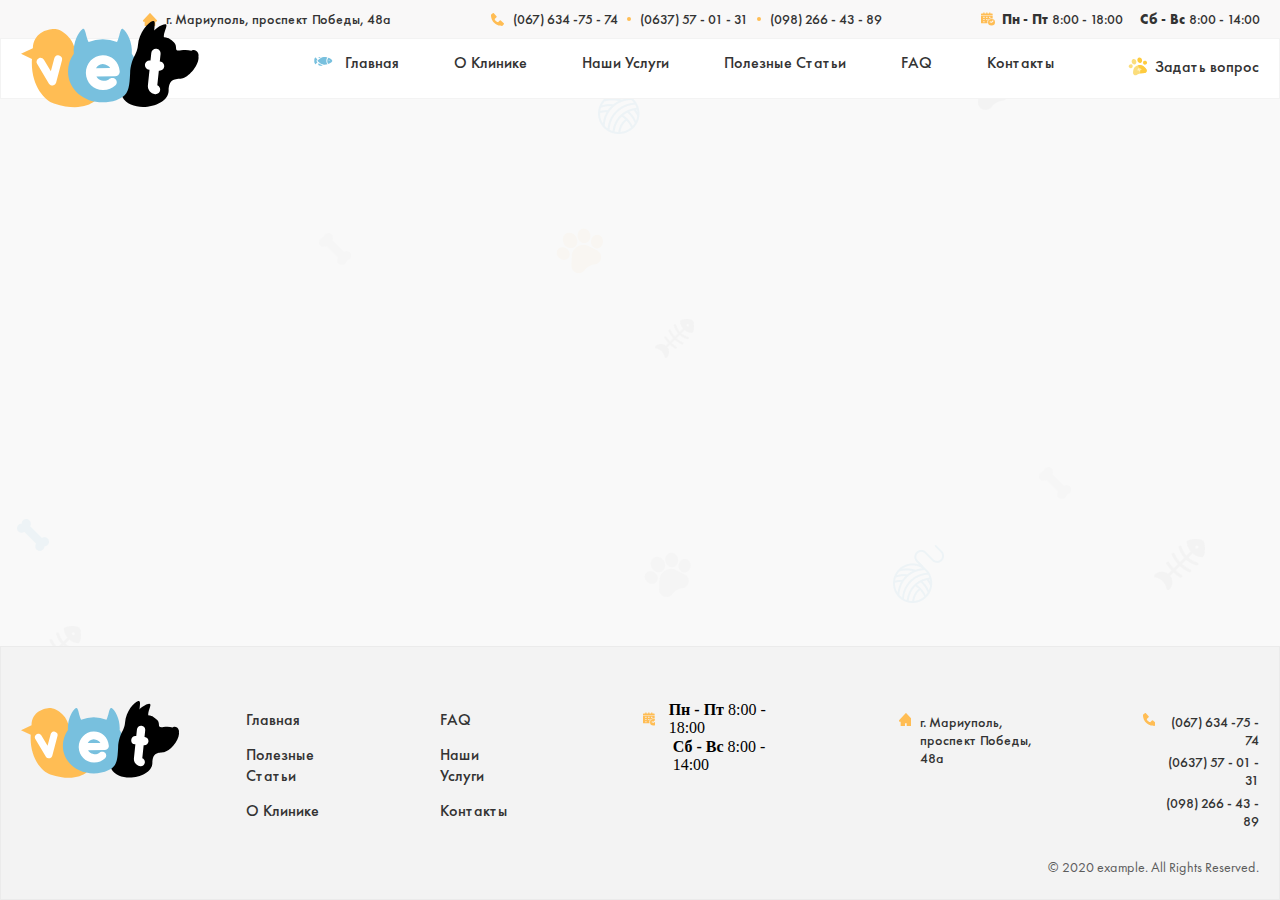
<file: about.html>
<!DOCTYPE html>
<html lang="ru">
<head>
  <meta charset="UTF-8">
  <meta http-equiv="X-UA-Compatible" content="IE=edge">
  <meta name="viewport" content="width=device-width, initial-scale=1.0">
  <link rel="shortcut icon" type="image/x-icon" href="./images/logo.svg">
  <!-- <link rel="stylesheet" href="./css/normalize.css"> -->
  <link rel="stylesheet" href="./css/main.css">
  <!-- <link rel="stylesheet" href="./css/main-min.css"> -->
  <title>vet-clinic</title>
</head>
<body>
  <!-- header part start -->
<header class="header-sec">
  <div class="header-sec__wrapper">
      
    <div class="header-sec__start">
        
      <div class="container">
          
        <address class="header-sec__start-inner">
            
          <a class="header-sec__start-tel-location"
          href="https://goo.gl/maps/bbdPFsQd2vo8iPG57"
          target="blank">г. Мариуполь, проспект Победы, 48a
          </a>
          
          <ul class="header-sec__start-tel">
            
            <li class="header-sec__start-tel-itim">
              <a class="header-sec__start-tel-link" href="tel:(067)6347574">(067) 634 -75 - 74</a>
            </li>
            
            <li class="header-sec__start-tel-itim">
              <a class="header-sec__start-tel-link" href="tel:(0637)570131">(0637) 57 - 01 - 31</a>
            </li>
            
            <li class="header-sec__start-tel-itim">
              <a class="header-sec__start-tel-link" href="tel:(098)664389">(098) 266 - 43 - 89</a>
            </li>
            
          </ul>
          
          <ul class="header-sec__start-time">
            
            <li class="header-sec__start-time-item">
              <p class="header-sec__start-time-num">
                <strong class="header-sec__start-time-bold">Пн - Пт </strong >
                8:00 - 18:00
              </p>
            </li>
            
            <li class="header-sec__start-time-item">
              <p class="header-sec__start-time-num">
                <strong  class="header-sec__start-time-bold">Сб - Вс </strong >
                8:00 - 14:00
              </p>
            </li>
            
          </ul>
          
        </address>
        
      </div>
      
    </div>
    
    <div class="header-sec__end">
      
      <div class="container">
        
        <div class="header-sec__end-inner">
          
          <a class="site-logo" href="./index.html">
            <img class="logo-img"
            src="./images/logo.svg"
            width="178"
            height="86"
            alt="veterinary clinic's logo">
          </a>
          
          <nav class="header-sec__nav nav">
            
            <ul class="nav__list">
              
              <li class="nav__item">
                <a class="nav__link" href="./index.html">Главная</a>
              </li>
              
              <li class="nav__item">
                <a class="nav__link" href="#">О Клинике</a>
              </li>
              
              <li class="nav__item">
                <a class="nav__link" href="#">Наши Услуги</a>
              </li>
              
              <li class="nav__item">
                <a class="nav__link" href="#">Полезные Статьи</a>
              </li>
              
              <li class="nav__item">
                <a class="nav__link" href="./faq.html">FAQ</a>
              </li>
              
              <li class="nav__item">
                <a class="nav__link" href="./contact.html">Контакты</a>
              </li>
              
            </ul>
            
          </nav>
          
          <a class="header-sec__end-link" href="#">Задать вопрос</a>
          
        </div>
        
      </div>
      
    </div>
    
  </div>
</header>
<!-- header part finish -->

<!-- main part start -->
<main class="main-sec">

</main>
<!-- main part finish -->

<!-- footer part start -->
<footer class="footer-sec">
  <div class="container">
    <div class="footer-sec__wrapper">
      
      <div class="footer-sec__top">

        <a class="footer-sec__logo" href="./index.html">
          <img class="footer-sec__logo-img"
          src="./images/logofooter.svg"
          width="158"
          height="77"
          alt="veterinary clinic's logo">
        </a>
        
        <div class="footer-sec__inner">
        
          <ul class="footer-sec__list">
        
            <li class="footer-sec__item">
              <a class="footer-sec__item-link" href="./index.html">Главная</a>
            </li>
        
            <li class="footer-sec__item">
              <a class="footer-sec__item-link" href="./blog.html">Полезные Статьи</a>
            </li>
        
            <li class="footer-sec__item">
              <a class="footer-sec__item-link" href="./about.html">О Клинике</a>
            </li>
        
          </ul>
        
          <ul class="footer-sec__list">
            <li class="footer-sec__item">
              <a class="footer-sec__item-link" href="./faq.html">FAQ</a>
            </li>
        
            <li class="footer-sec__item">
              <a class="footer-sec__item-link" href="./services.html">Наши Услуги</a>
            </li>
        
            <li class="footer-sec__item">
              <a class="footer-sec__item-link" href="./contact.html">Контакты</a>
            </li>
        
          </ul>
        
        </div>

        <address class="footer-sec__start-inner">

          <ul class="footer-sec__time">
        
            <li class="footer-sec__time-item">
              <p class="footer-sec__time-num">
                <strong class="footer-sec__time-bold">Пн - Пт </strong>
                8:00 - 18:00
              </p>
            </li>
        
            <li class="footer-sec__time-item">
              <p class="footer-sec__time-num">
                <strong class="footer-sec__time-bold">Сб - Вс </strong>
                8:00 - 14:00
              </p>
            </li>
        
          </ul>
        
          <div class="footer-sec__house-link">
            <a class="footer-sec__tel-location"
            href="https://goo.gl/maps/bbdPFsQd2vo8iPG57"
            target="blank">г. Мариуполь, <br> проспект Победы, 48a
            </a>
          </div>
        
          <ul class="footer-sec__tel">
        
            <li class="footer-sec__tel-itim">
              <a class="footer-sec__tel-link" href="tel:(067)6347574">(067) 634 -75 - 74</a>
            </li>
        
            <li class="footer-sec__tel-itim">
              <a class="footer-sec__tel-link" href="tel:(0637)570131">(0637) 57 - 01 - 31</a>
            </li>
        
            <li class="footer-sec__tel-itim">
              <a class="footer-sec__tel-link" href="tel:(098)664389">(098) 266 - 43 - 89</a>
            </li>
        
          </ul>
        
        </address>

      </div>

      <p class="footer-sec__copy">© 2020 example. All Rights Reserved.</p>

    </div>
  </div>
</footer>
<!-- footer part finish -->
</body>
</html>
</file>
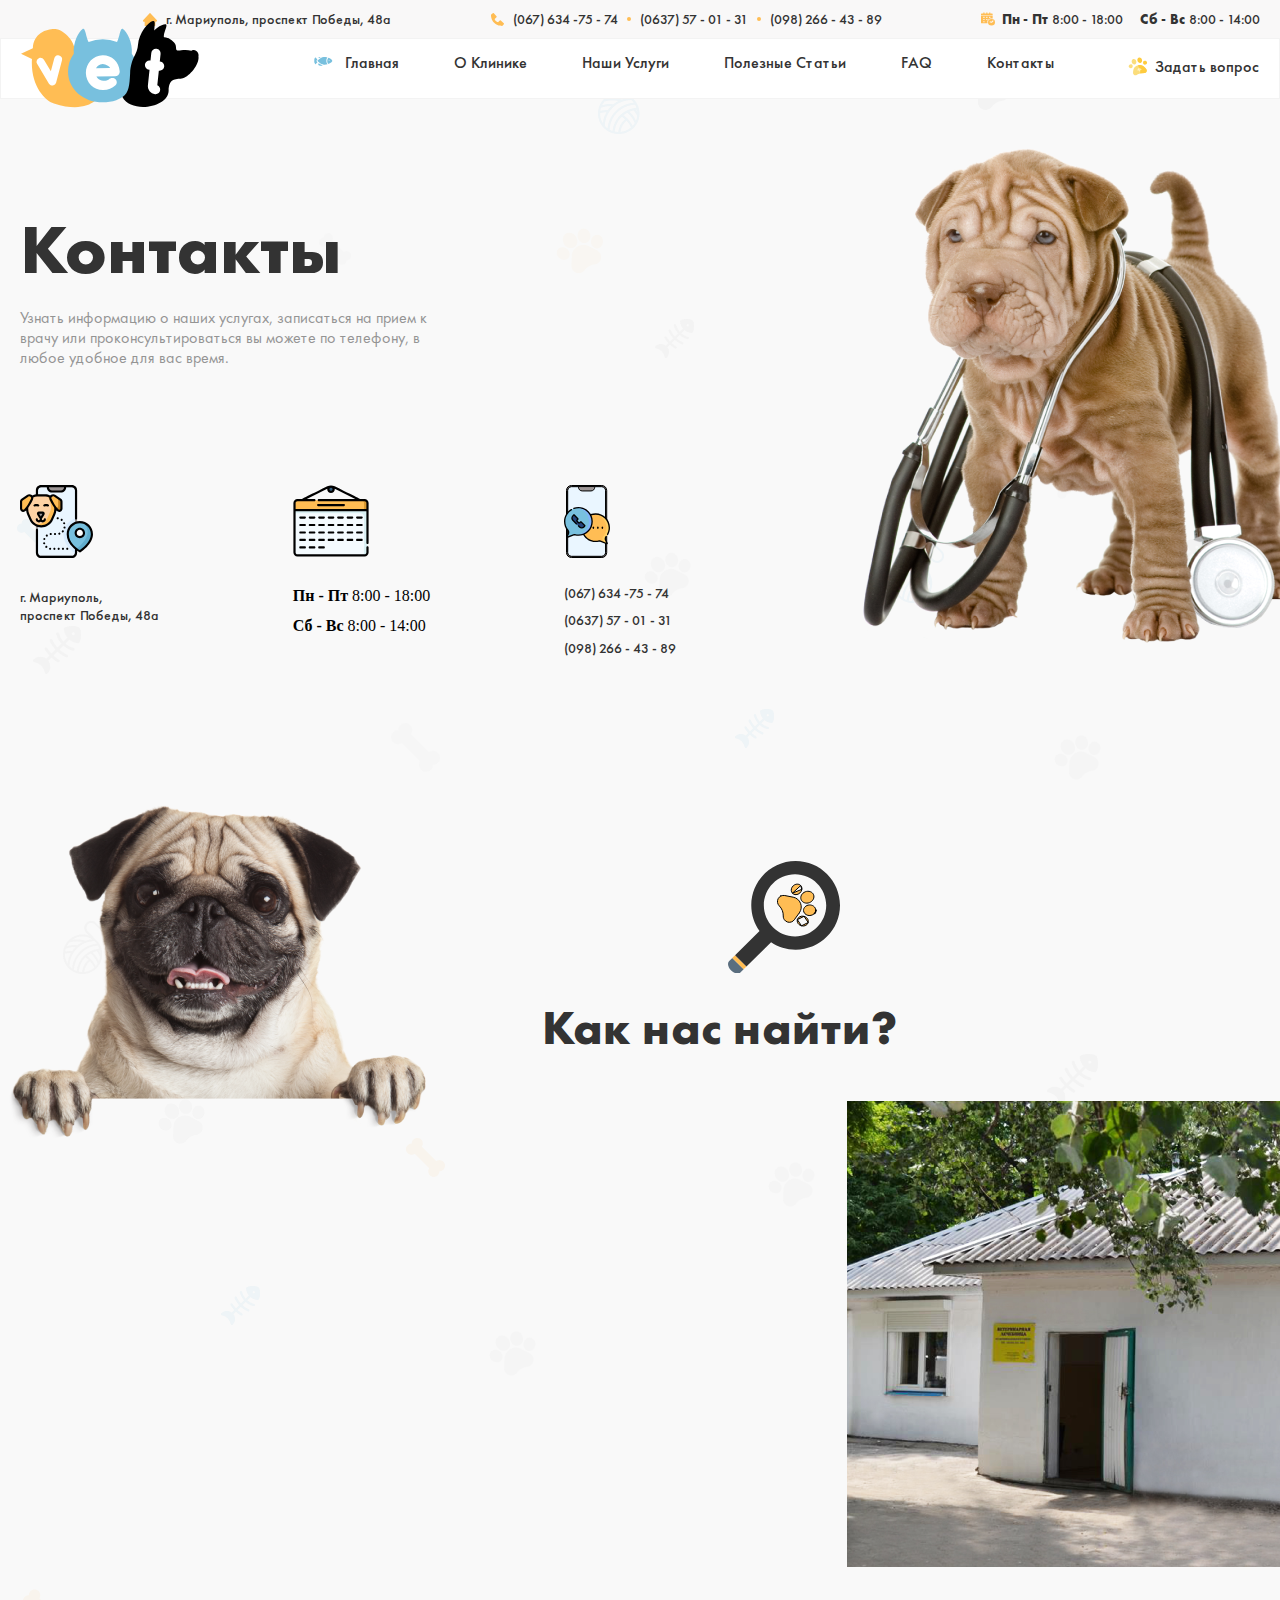
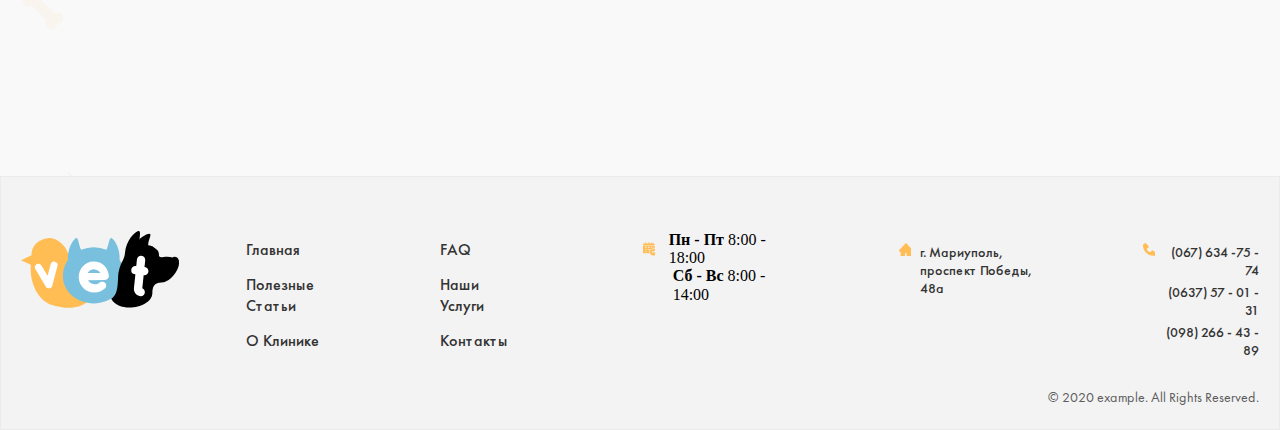
<file: contact.html>
<!DOCTYPE html>
<html lang="ru">
<head>
  <meta charset="UTF-8">
  <meta http-equiv="X-UA-Compatible" content="IE=edge">
  <meta name="viewport" content="width=device-width, initial-scale=1.0">
  <link rel="shortcut icon" type="image/x-icon" href="./images/logo.svg">
  <!-- <link rel="stylesheet" href="./css/normalize.css"> -->
  <link rel="stylesheet" href="./css/main.css">
  <!-- <link rel="stylesheet" href="./css/main-min.css"> -->
  <title>vet-clinic</title>
</head>
<body>
  <!-- header part start -->
<header class="header-sec">
  <div class="header-sec__wrapper">
      
    <div class="header-sec__start">
        
      <div class="container">
          
        <address class="header-sec__start-inner">
            
          <a class="header-sec__start-tel-location"
          href="https://goo.gl/maps/bbdPFsQd2vo8iPG57"
          target="blank">г. Мариуполь, проспект Победы, 48a
          </a>
          
          <ul class="header-sec__start-tel">
            
            <li class="header-sec__start-tel-itim">
              <a class="header-sec__start-tel-link" href="tel:(067)6347574">(067) 634 -75 - 74</a>
            </li>
            
            <li class="header-sec__start-tel-itim">
              <a class="header-sec__start-tel-link" href="tel:(0637)570131">(0637) 57 - 01 - 31</a>
            </li>
            
            <li class="header-sec__start-tel-itim">
              <a class="header-sec__start-tel-link" href="tel:(098)664389">(098) 266 - 43 - 89</a>
            </li>
            
          </ul>
          
          <ul class="header-sec__start-time">
            
            <li class="header-sec__start-time-item">
              <p class="header-sec__start-time-num">
                <strong class="header-sec__start-time-bold">Пн - Пт </strong >
                8:00 - 18:00
              </p>
            </li>
            
            <li class="header-sec__start-time-item">
              <p class="header-sec__start-time-num">
                <strong  class="header-sec__start-time-bold">Сб - Вс </strong >
                8:00 - 14:00
              </p>
            </li>
            
          </ul>
          
        </address>
        
      </div>
      
    </div>
    
    <div class="header-sec__end">
      
      <div class="container">
        
        <div class="header-sec__end-inner">
          
          <a class="site-logo" href="./index.html">
            <img class="logo-img"
            src="./images/logo.svg"
            width="178"
            height="86"
            alt="veterinary clinic's logo">
          </a>
          
          <nav class="header-sec__nav nav">
            
            <ul class="nav__list">
              
              <li class="nav__item">
                <a class="nav__link" href="./index.html">Главная</a>
              </li>
              
              <li class="nav__item">
                <a class="nav__link" href="#">О Клинике</a>
              </li>
              
              <li class="nav__item">
                <a class="nav__link" href="#">Наши Услуги</a>
              </li>
              
              <li class="nav__item">
                <a class="nav__link" href="#">Полезные Статьи</a>
              </li>
              
              <li class="nav__item">
                <a class="nav__link" href="#">FAQ</a>
              </li>
              
              <li class="nav__item">
                <a class="nav__link" href="./contact.html">Контакты</a>
              </li>
              
            </ul>
            
          </nav>
          
          <a class="header-sec__end-link" href="#">Задать вопрос</a>
          
        </div>
        
      </div>
      
    </div>
    
  </div>
</header>
<!-- header part finish -->

<!-- main part start -->
<main class="main-sec">

  <section class="contacts">
    <div class="container">
      <div class="contacts__wrapper">

        <div class="contacts__left">

          <div class="contacts__left-top">

            <h2 class="contacts__left-top-heading">Контакты</h2>

            <p class="contacts__left-top-text">
              Узнать информацию о наших услугах, записаться на прием к врачу или проконсультироваться вы можете по телефону, в любое удобное для вас время.
            </p>

          </div>

          <div class="contacts__left-bottom">
            
            <address class="contacts__left__start-inner">

              <div class="contacts__left__house-link">
                <a class="contacts__left__tel-location"
                href="https://goo.gl/maps/bbdPFsQd2vo8iPG57"
                target="blank">г. Мариуполь, <br> проспект Победы, 48a
                </a>
              </div>

              <ul class="contacts__left__time">
            
                <li class="contacts__left__time-item">
                  <p class="contacts__left__time-num">
                    <strong class="contacts__left__time-bold">Пн - Пт </strong>
                    8:00 - 18:00
                  </p>
                </li>
            
                <li class="contacts__left__time-item">
                  <p class="contacts__left__time-num">
                    <strong class="contacts__left__time-bold">Сб - Вс </strong>
                    8:00 - 14:00
                  </p>
                </li>
            
              </ul>
            
              <ul class="contacts__left__tel">
            
                <li class="contacts__left__tel-itim">
                  <a class="contacts__left__tel-link" href="tel:(067)6347574">(067) 634 -75 - 74</a>
                </li>
            
                <li class="contacts__left__tel-itim">
                  <a class="contacts__left__tel-link" href="tel:(0637)570131">(0637) 57 - 01 - 31</a>
                </li>
            
                <li class="contacts__left__tel-itim">
                  <a class="contacts__left__tel-link" href="tel:(098)664389">(098) 266 - 43 - 89</a>
                </li>
            
              </ul>
            
            </address>
          </div>


        </div>

        <div class="contacts__right"></div>

      </div>

    </div>
  </section>

  <section class="find">
      <div class="find__wrapper">

        <div class="find__top">
          <h3 class="find__top-heading">Как нас найти?</h3>
        </div>

        <div class="find__bottom">

          <div class="find__iframe-wrapper">

            <iframe class="find__location" src="https://www.google.com/maps/embed?pb=!1m18!1m12!1m3!1d1647.0214601622295!2d37.5424185596692!3d47.095707761155815!2m3!1f0!2f0!3f0!3m2!1i1024!2i768!4f13.1!3m3!1m2!1s0x40e6e464e9e46b8f%3A0x724d918313ab86d!2sMyru%20Ave%2C%2066%2C%20Mariupol&#39;%2C%20Donets&#39;ka%20oblast%2C%20Ukraine%2C%2087555!5e0!3m2!1sen!2s!4v1682169489050!5m2!1sen!2s" style="border:0;" allowfullscreen="" loading="lazy" referrerpolicy="no-referrer-when-downgrade"></iframe>
            
          </div>

          <img class="find__img" 
          src="./images/findhome.png" 
          srcset="./images/findhome.png 1x, ./images/findhome@2x.png 2x"
          alt="a white house">

        </div>

      </div>
  </section>

</main>
<!-- main part finish -->

<!-- footer part start -->
<footer class="footer-sec">
  <div class="container">
    <div class="footer-sec__wrapper">
      
      <div class="footer-sec__top">

        <a class="footer-sec__logo" href="./index.html">
          <img class="footer-sec__logo-img"
          src="./images/logofooter.svg"
          width="158"
          height="77"
          alt="veterinary clinic's logo">
        </a>
        
        <div class="footer-sec__inner">
        
          <ul class="footer-sec__list">
        
            <li class="footer-sec__item">
              <a class="footer-sec__item-link" href="#">Главная</a>
            </li>
        
            <li class="footer-sec__item">
              <a class="footer-sec__item-link" href="#">Полезные Статьи</a>
            </li>
        
            <li class="footer-sec__item">
              <a class="footer-sec__item-link" href="#">О Клинике</a>
            </li>
        
          </ul>
        
          <ul class="footer-sec__list">
            <li class="footer-sec__item">
              <a class="footer-sec__item-link" href="#">FAQ</a>
            </li>
        
            <li class="footer-sec__item">
              <a class="footer-sec__item-link" href="#">Наши Услуги</a>
            </li>
        
            <li class="footer-sec__item">
              <a class="footer-sec__item-link" href="#">Контакты</a>
            </li>
        
          </ul>
        
        </div>

        <address class="footer-sec__start-inner">

          <ul class="footer-sec__time">
        
            <li class="footer-sec__time-item">
              <p class="footer-sec__time-num">
                <strong class="footer-sec__time-bold">Пн - Пт </strong>
                8:00 - 18:00
              </p>
            </li>
        
            <li class="footer-sec__time-item">
              <p class="footer-sec__time-num">
                <strong class="footer-sec__time-bold">Сб - Вс </strong>
                8:00 - 14:00
              </p>
            </li>
        
          </ul>
        
          <div class="footer-sec__house-link">
            <a class="footer-sec__tel-location"
            href="https://goo.gl/maps/bbdPFsQd2vo8iPG57"
            target="blank">г. Мариуполь, <br> проспект Победы, 48a
            </a>
          </div>
        
          <ul class="footer-sec__tel">
        
            <li class="footer-sec__tel-itim">
              <a class="footer-sec__tel-link" href="tel:(067)6347574">(067) 634 -75 - 74</a>
            </li>
        
            <li class="footer-sec__tel-itim">
              <a class="footer-sec__tel-link" href="tel:(0637)570131">(0637) 57 - 01 - 31</a>
            </li>
        
            <li class="footer-sec__tel-itim">
              <a class="footer-sec__tel-link" href="tel:(098)664389">(098) 266 - 43 - 89</a>
            </li>
        
          </ul>
        
        </address>

      </div>

      <p class="footer-sec__copy">© 2020 example. All Rights Reserved.</p>

    </div>
  </div>
</footer>
<!-- footer part finish -->
</file>
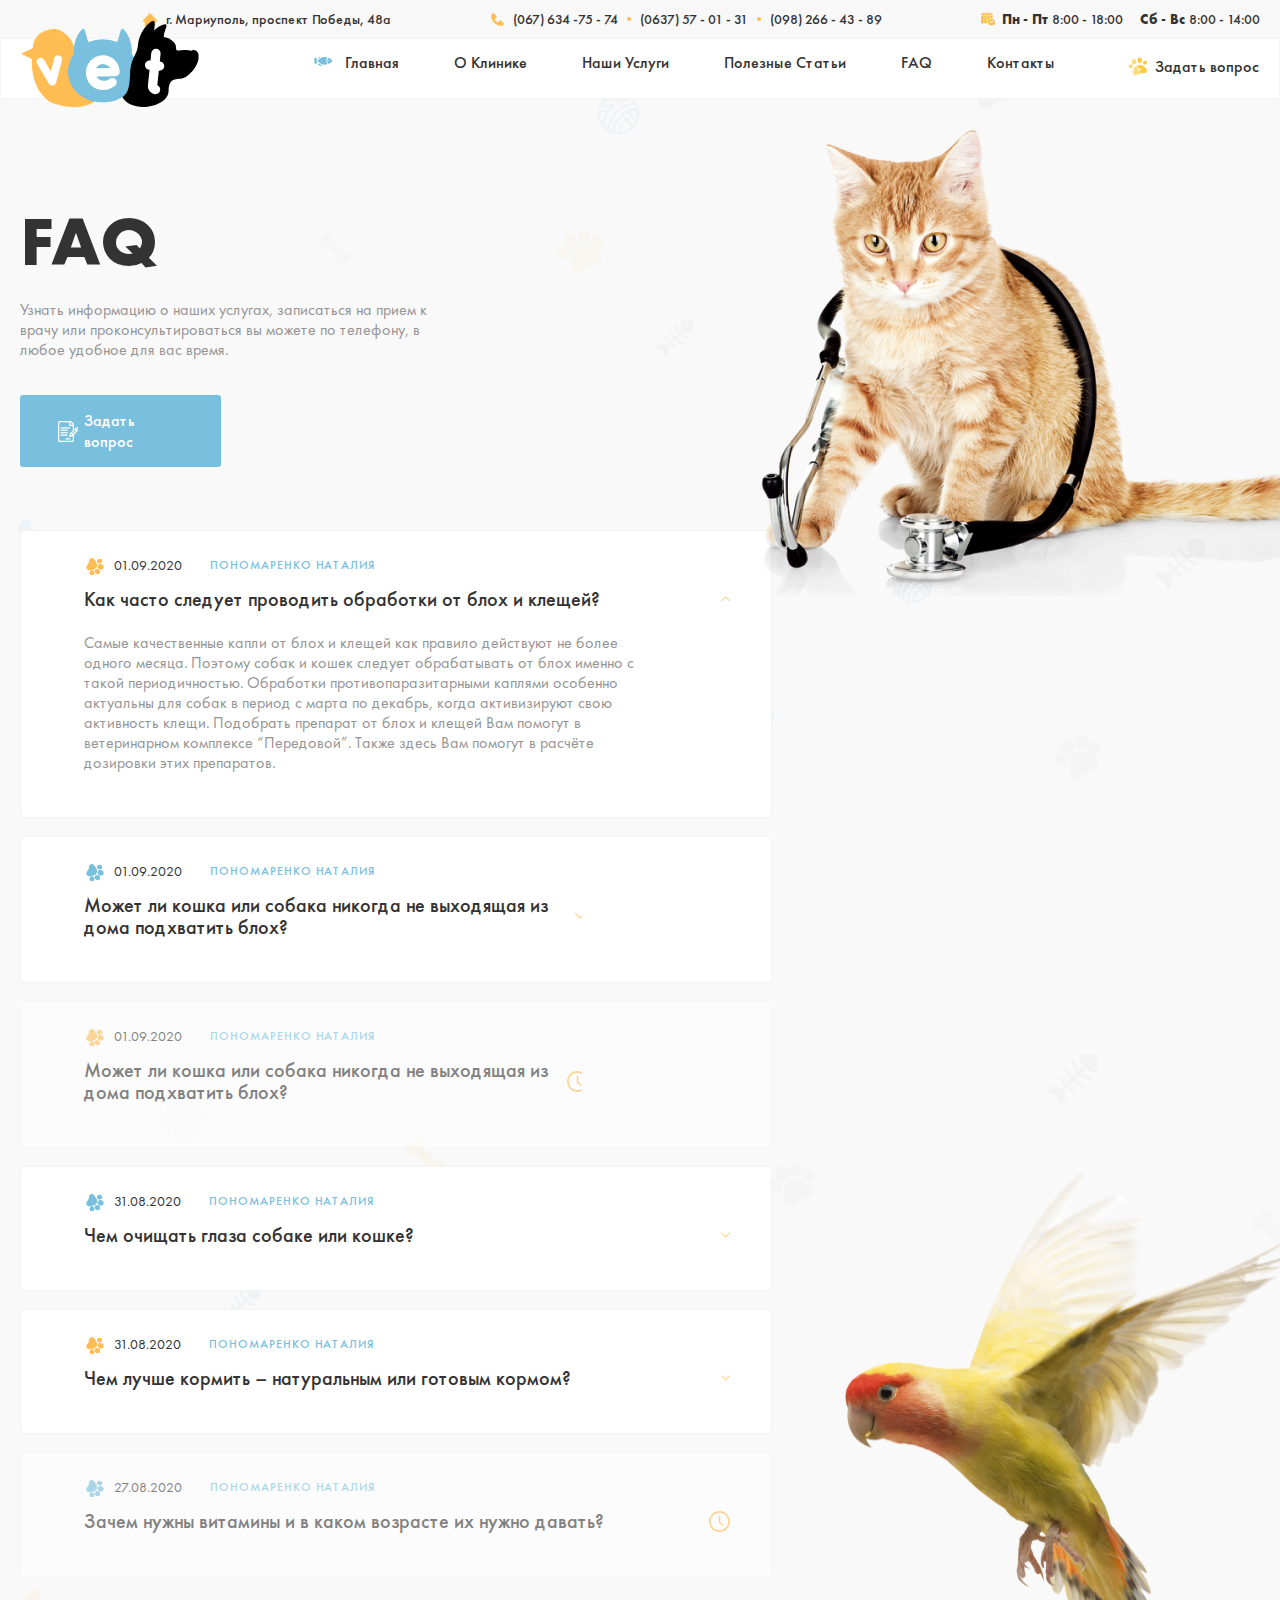
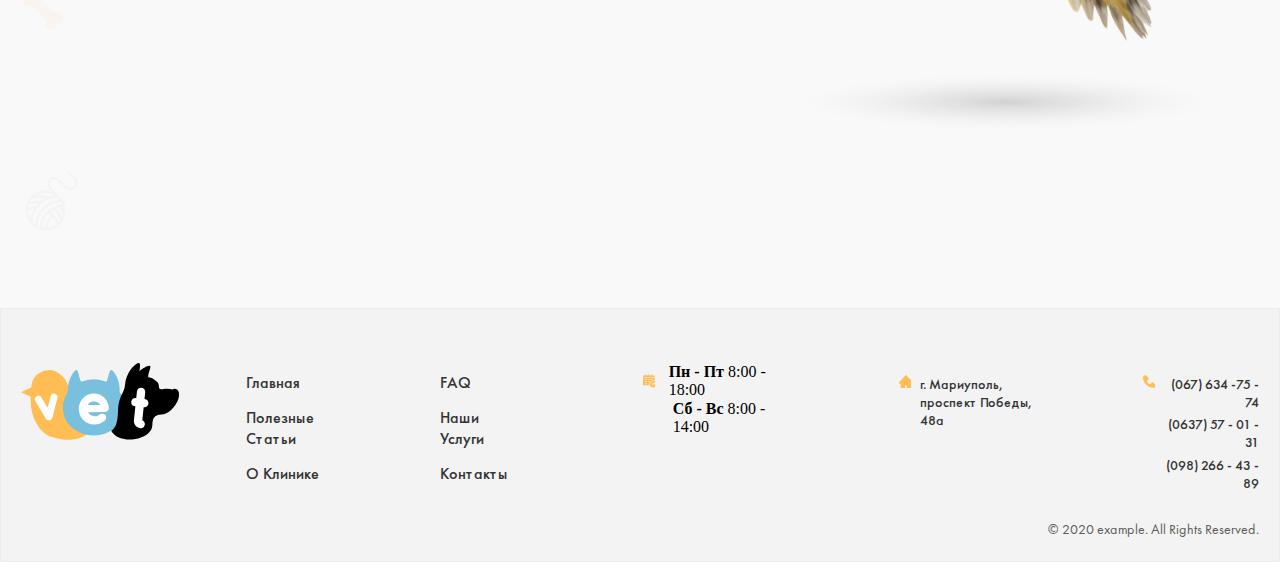
<file: faq.html>
<!DOCTYPE html>
<html lang="ru">
<head>
  <meta charset="UTF-8">
  <meta http-equiv="X-UA-Compatible" content="IE=edge">
  <meta name="viewport" content="width=device-width, initial-scale=1.0">
  <link rel="shortcut icon" type="image/x-icon" href="./images/logo.svg">
  <!-- <link rel="stylesheet" href="./css/normalize.css"> -->
  <link rel="stylesheet" href="./css/main.css">
  <!-- <link rel="stylesheet" href="./css/main-min.css"> -->
  <title>vet-clinic</title>
</head>
<body>
  <!-- header part start -->
<header class="header-sec">
  <div class="header-sec__wrapper">
      
    <div class="header-sec__start">
        
      <div class="container">
          
        <address class="header-sec__start-inner">
            
          <a class="header-sec__start-tel-location"
          href="https://goo.gl/maps/bbdPFsQd2vo8iPG57"
          target="blank">г. Мариуполь, проспект Победы, 48a
          </a>
          
          <ul class="header-sec__start-tel">
            
            <li class="header-sec__start-tel-itim">
              <a class="header-sec__start-tel-link" href="tel:(067)6347574">(067) 634 -75 - 74</a>
            </li>
            
            <li class="header-sec__start-tel-itim">
              <a class="header-sec__start-tel-link" href="tel:(0637)570131">(0637) 57 - 01 - 31</a>
            </li>
            
            <li class="header-sec__start-tel-itim">
              <a class="header-sec__start-tel-link" href="tel:(098)664389">(098) 266 - 43 - 89</a>
            </li>
            
          </ul>
          
          <ul class="header-sec__start-time">
            
            <li class="header-sec__start-time-item">
              <p class="header-sec__start-time-num">
                <strong class="header-sec__start-time-bold">Пн - Пт </strong >
                8:00 - 18:00
              </p>
            </li>
            
            <li class="header-sec__start-time-item">
              <p class="header-sec__start-time-num">
                <strong  class="header-sec__start-time-bold">Сб - Вс </strong >
                8:00 - 14:00
              </p>
            </li>
            
          </ul>
          
        </address>
        
      </div>
      
    </div>
    
    <div class="header-sec__end">
      
      <div class="container">
        
        <div class="header-sec__end-inner">
          
          <a class="site-logo" href="./index.html">
            <img class="logo-img"
            src="./images/logo.svg"
            width="178"
            height="86"
            alt="veterinary clinic's logo">
          </a>
          
          <nav class="header-sec__nav nav">
            
            <ul class="nav__list">
              
              <li class="nav__item">
                <a class="nav__link" href="./index.html">Главная</a>
              </li>
              
              <li class="nav__item">
                <a class="nav__link" href="./about.html">О Клинике</a>
              </li>
              
              <li class="nav__item">
                <a class="nav__link" href="./blog.html">Наши Услуги</a>
              </li>
              
              <li class="nav__item">
                <a class="nav__link" href="./services.html">Полезные Статьи</a>
              </li>
              
              <li class="nav__item">
                <a class="nav__link" href="./faq.html">FAQ</a>
              </li>
              
              <li class="nav__item">
                <a class="nav__link" href="./contact.html">Контакты</a>
              </li>
              
            </ul>
            
          </nav>
          
          <a class="header-sec__end-link" href="#">Задать вопрос</a>
          
        </div>
        
      </div>
      
    </div>
    
  </div>
</header>
<!-- header part finish -->

<!-- main part start -->
<main class="main-sec">
  
  <section class="faq">
    <div class="container">
      <div class="faq__wrapper">

        <div class="faq__top">

          <div class="faq__left">
            <h1 class="faq__heading">FAQ</h1>
            <p class="faq__text">
              Узнать информацию о наших услугах, записаться на прием к врачу или проконсультироваться вы можете по телефону, в любое удобное для вас время.
            </p>
            <a class="faq__link" href="#">Задать вопрос</a>
          </div>

          <div class="faq__right">
          </div>

        </div>

        <div class="faq__bg-wrapper">
          <div class="faq__bottom">
            <h2 class="visually-hidden">FAQ</h2>
            <ul class="faq__bottom-list">
              <li class="faq__bottom-item">
                <div class="faq__bottom-item-inner">
                  <time class="faq__bottom-item-time" datetime="01.09.2020">01.09.2020</time>
                  <p class="faq__bottom-item-robot">Пономаренко Наталия</p>
                </div>
                <h3 class="faq__bottom-heading list-one">
                  Как часто следует проводить обработки от блох и клещей?
                </h3>
                <div class="faq__bottom-text-wrapper">
                  <p class="faq__bottom-text">
                    Самые качественные капли от блох и клещей как правило действуют не более одного месяца. Поэтому собак и кошек следует обрабатывать от блох именно с такой периодичностью. Обработки противопаразитарными каплями особенно актуальны для собак в период с марта по декабрь, когда активизируют свою активность клещи. Подобрать препарат от блох и клещей Вам помогут в ветеринарном комплексе “Передовой”. Также здесь Вам помогут в расчёте дозировки этих препаратов.
                  </p>
                </div>
              </li>
              <li class="faq__bottom-item">
                <div class="faq__bottom-item-inner">
                  <time class="faq__bottom-item-time blue-arrow" datetime="01.09.2020">01.09.2020</time>
                  <p class="faq__bottom-item-robot">Пономаренко Наталия</p>
                </div>
                <div class="faq__bottom-heading-wrapper">
                  <h3 class="faq__bottom-heading">
                    Может ли кошка или собака никогда не выходящая из дома подхватить блох?
                  </h3>
                </div>
              </li>
              <li class="faq__bottom-item">
                <div class="faq__bottom-item-inner">
                  <time class="faq__bottom-item-time" datetime="01.09.2020">01.09.2020</time>
                  <p class="faq__bottom-item-robot">Пономаренко Наталия</p>
                </div>
                <div class="faq__bottom-heading-wrapper">
                  <h3 class="faq__bottom-heading clock">
                    Может ли кошка или собака никогда не выходящая из дома подхватить блох?
                  </h3>
                </div>
              </li>
              <li class="faq__bottom-item">
                <div class="faq__bottom-item-inner">
                  <time class="faq__bottom-item-time blue-arrow" datetime="31.08.2020">31.08.2020</time>
                  <p class="faq__bottom-item-robot">Пономаренко Наталия</p>
                </div>
                <h3 class="faq__bottom-heading">
                  Чем очищать глаза собаке или кошке?
                </h3>
              </li>
              <li class="faq__bottom-item">
                <div class="faq__bottom-item-inner">
                  <time class="faq__bottom-item-time" datetime="31.08.2020">31.08.2020</time>
                  <p class="faq__bottom-item-robot">Пономаренко Наталия</p>
                </div>
                <h3 class="faq__bottom-heading">
                  Чем лучше кормить – натуральным или готовым кормом?
                </h3>
              </li>
              <li class="faq__bottom-item">
                <div class="faq__bottom-item-inner">
                  <time class="faq__bottom-item-time blue-arrow" datetime="27.08.2020">27.08.2020</time>
                  <p class="faq__bottom-item-robot">Пономаренко Наталия</p>
                </div>
                <h3 class="faq__bottom-heading clock">
                  Зачем нужны витамины и в каком возрасте их нужно давать?
                </h3>
              </li>
          
            </ul>
          </div>
          <div class="faq__bg"></div>
        </div>

      </div>
    </div>
  </section>

</main>
<!-- main part finish -->

<!-- footer part start -->
<footer class="footer-sec">
  <div class="container">
    <div class="footer-sec__wrapper">
      
      <div class="footer-sec__top">

        <a class="footer-sec__logo" href="./index.html">
          <img class="footer-sec__logo-img"
          src="./images/logofooter.svg"
          width="158"
          height="77"
          alt="veterinary clinic's logo">
        </a>
        
        <div class="footer-sec__inner">
        
          <ul class="footer-sec__list">
        
            <li class="footer-sec__item">
              <a class="footer-sec__item-link" href="#">Главная</a>
            </li>
        
            <li class="footer-sec__item">
              <a class="footer-sec__item-link" href="#">Полезные Статьи</a>
            </li>
        
            <li class="footer-sec__item">
              <a class="footer-sec__item-link" href="#">О Клинике</a>
            </li>
        
          </ul>
        
          <ul class="footer-sec__list">
            <li class="footer-sec__item">
              <a class="footer-sec__item-link" href="#">FAQ</a>
            </li>
        
            <li class="footer-sec__item">
              <a class="footer-sec__item-link" href="#">Наши Услуги</a>
            </li>
        
            <li class="footer-sec__item">
              <a class="footer-sec__item-link" href="#">Контакты</a>
            </li>
        
          </ul>
        
        </div>

        <address class="footer-sec__start-inner">

          <ul class="footer-sec__time">
        
            <li class="footer-sec__time-item">
              <p class="footer-sec__time-num">
                <strong class="footer-sec__time-bold">Пн - Пт </strong>
                8:00 - 18:00
              </p>
            </li>
        
            <li class="footer-sec__time-item">
              <p class="footer-sec__time-num">
                <strong class="footer-sec__time-bold">Сб - Вс </strong>
                8:00 - 14:00
              </p>
            </li>
        
          </ul>
        
          <div class="footer-sec__house-link">
            <a class="footer-sec__tel-location"
            href="https://goo.gl/maps/bbdPFsQd2vo8iPG57"
            target="blank">г. Мариуполь, <br> проспект Победы, 48a
            </a>
          </div>
        
          <ul class="footer-sec__tel">
        
            <li class="footer-sec__tel-itim">
              <a class="footer-sec__tel-link" href="tel:(067)6347574">(067) 634 -75 - 74</a>
            </li>
        
            <li class="footer-sec__tel-itim">
              <a class="footer-sec__tel-link" href="tel:(0637)570131">(0637) 57 - 01 - 31</a>
            </li>
        
            <li class="footer-sec__tel-itim">
              <a class="footer-sec__tel-link" href="tel:(098)664389">(098) 266 - 43 - 89</a>
            </li>
        
          </ul>
        
        </address>

      </div>

      <p class="footer-sec__copy">© 2020 example. All Rights Reserved.</p>

    </div>
  </div>
</footer>
<!-- footer part finish -->
</body>
</html>
</file>
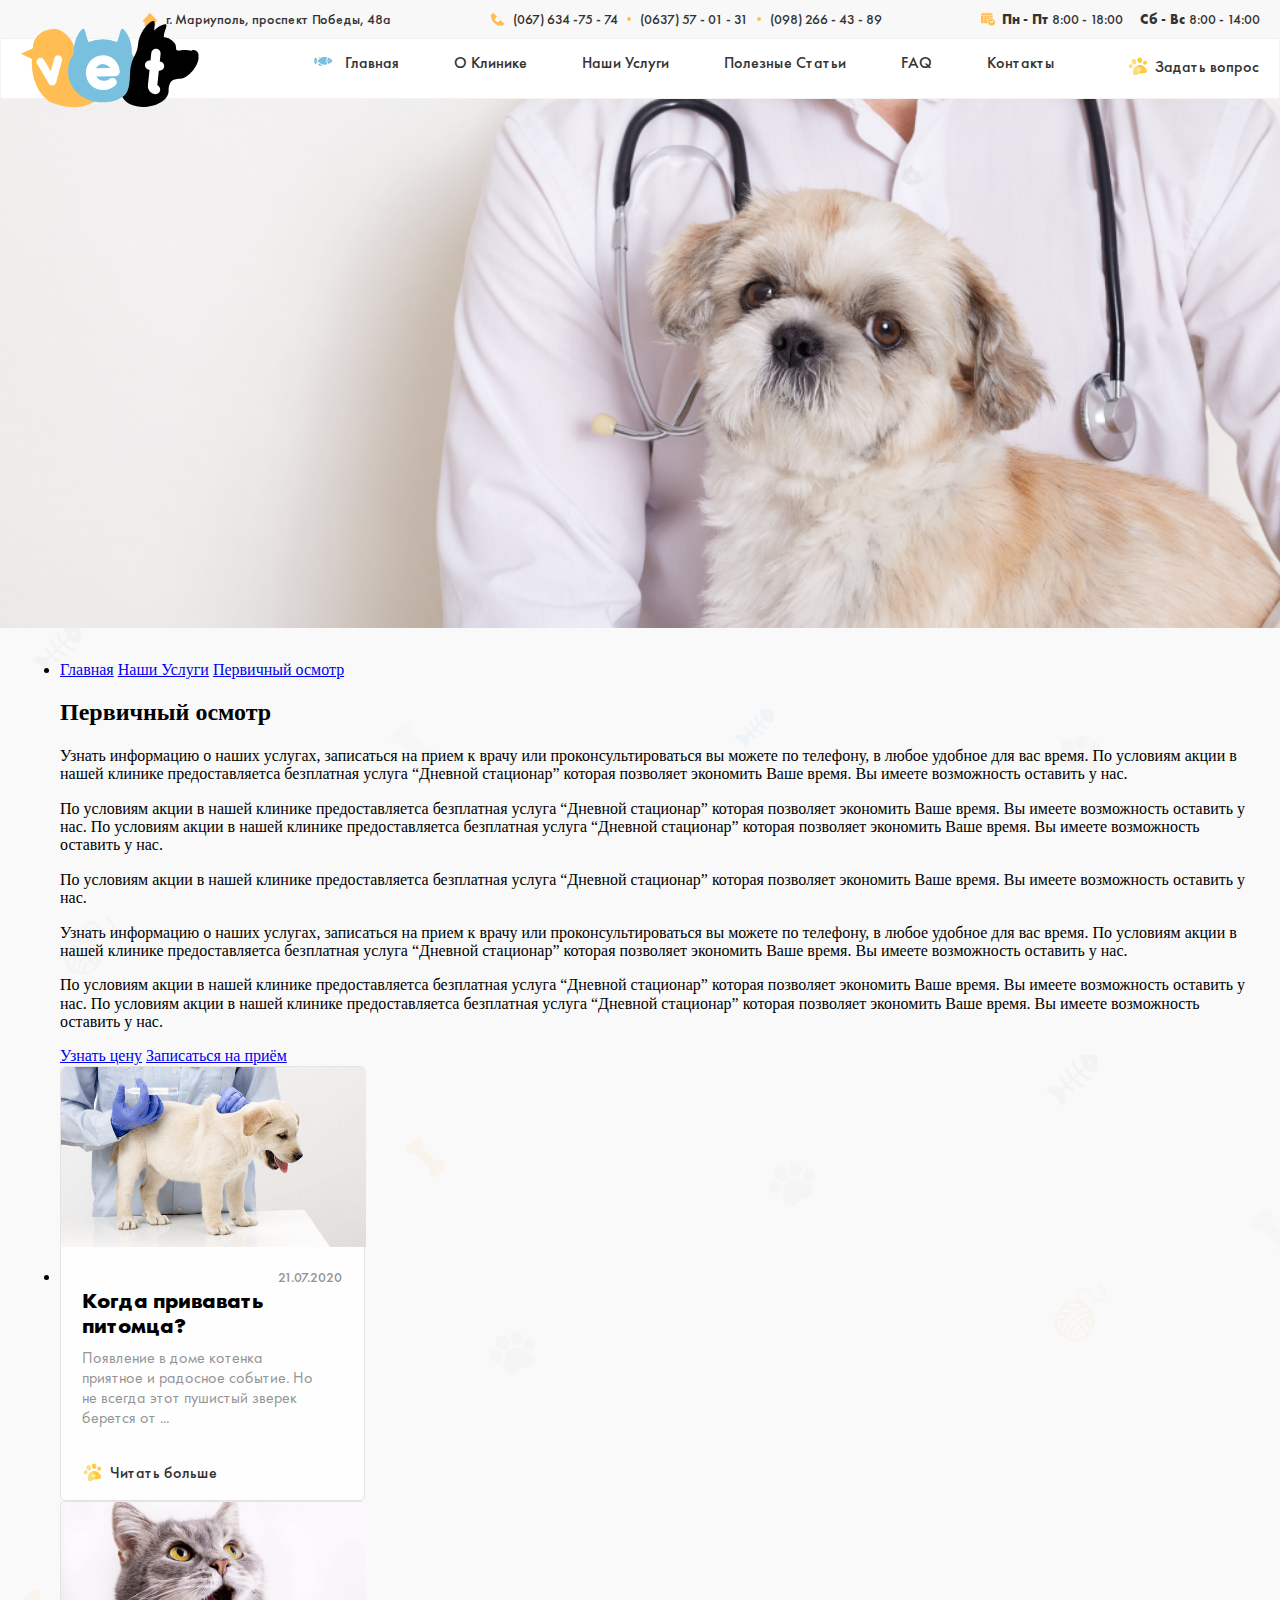
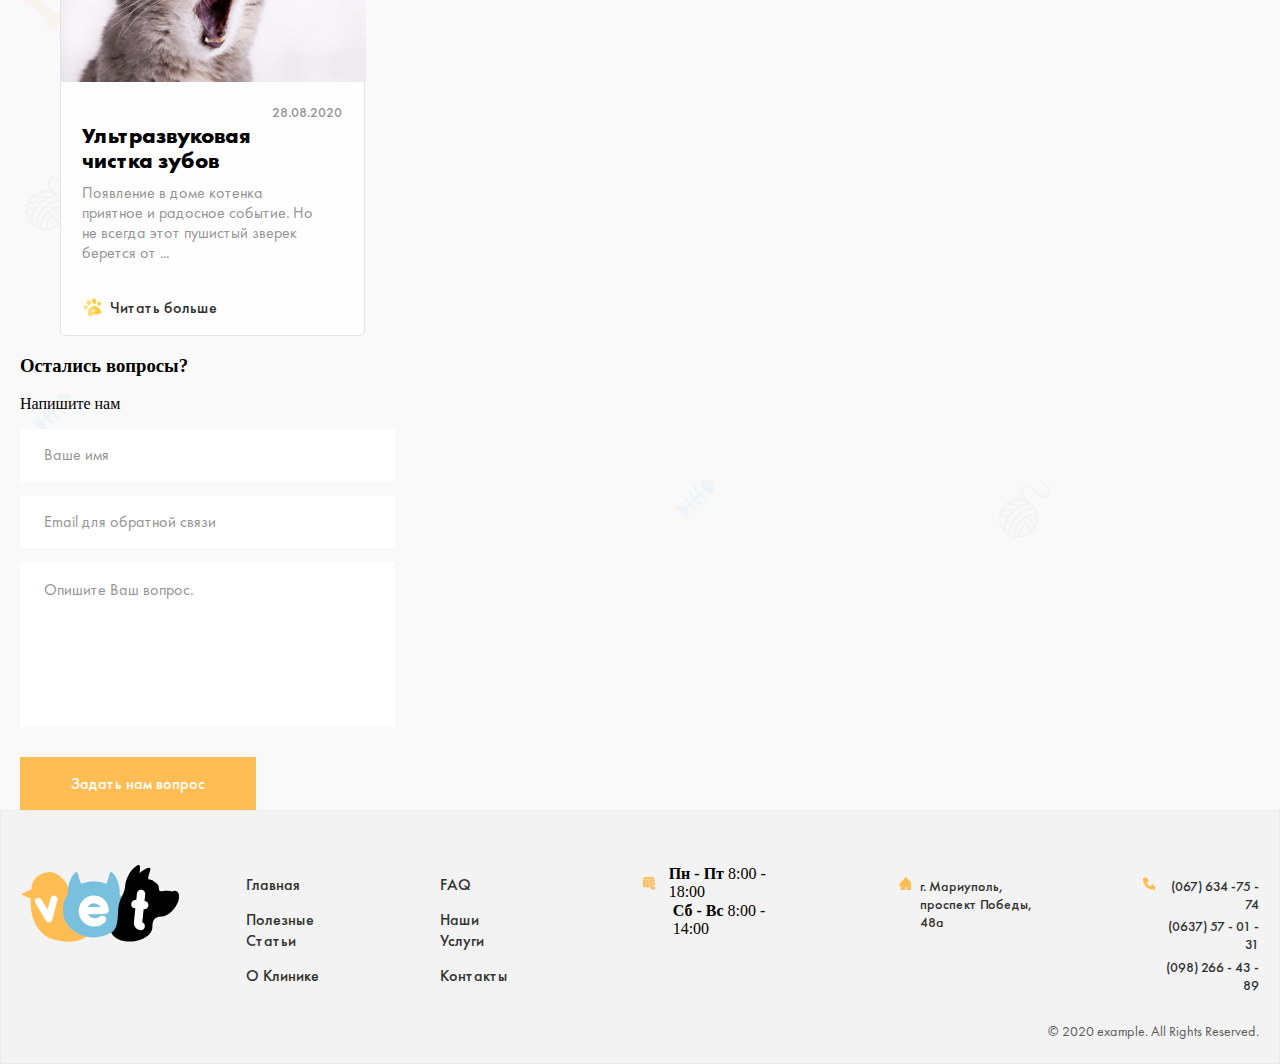
<file: services-open.html>
<!DOCTYPE html>
<html lang="ru">
<head>
  <meta charset="UTF-8">
  <meta http-equiv="X-UA-Compatible" content="IE=edge">
  <meta name="viewport" content="width=device-width, initial-scale=1.0">
  <link rel="shortcut icon" type="image/x-icon" href="./images/logo.svg">
  <!-- <link rel="stylesheet" href="./css/normalize.css"> -->
  <link rel="stylesheet" href="./css/main.css">
  <!-- <link rel="stylesheet" href="./css/main-min.css"> -->
  <title>vet-clinic</title>
</head>
<body>
  <!-- header part start -->
<header class="header-sec">
  <div class="header-sec__wrapper">
      
    <div class="header-sec__start">
        
      <div class="container">
          
        <address class="header-sec__start-inner">
            
          <a class="header-sec__start-tel-location"
          href="https://goo.gl/maps/bbdPFsQd2vo8iPG57"
          target="blank">г. Мариуполь, проспект Победы, 48a
          </a>
          
          <ul class="header-sec__start-tel">
            
            <li class="header-sec__start-tel-itim">
              <a class="header-sec__start-tel-link" href="tel:(067)6347574">(067) 634 -75 - 74</a>
            </li>
            
            <li class="header-sec__start-tel-itim">
              <a class="header-sec__start-tel-link" href="tel:(0637)570131">(0637) 57 - 01 - 31</a>
            </li>
            
            <li class="header-sec__start-tel-itim">
              <a class="header-sec__start-tel-link" href="tel:(098)664389">(098) 266 - 43 - 89</a>
            </li>
            
          </ul>
          
          <ul class="header-sec__start-time">
            
            <li class="header-sec__start-time-item">
              <p class="header-sec__start-time-num">
                <strong class="header-sec__start-time-bold">Пн - Пт </strong >
                8:00 - 18:00
              </p>
            </li>
            
            <li class="header-sec__start-time-item">
              <p class="header-sec__start-time-num">
                <strong  class="header-sec__start-time-bold">Сб - Вс </strong >
                8:00 - 14:00
              </p>
            </li>
            
          </ul>
          
        </address>
        
      </div>
      
    </div>
    
    <div class="header-sec__end">
      
      <div class="container">
        
        <div class="header-sec__end-inner">
          
          <a class="site-logo" href="./index.html">
            <img class="logo-img"
            src="./images/logo.svg"
            width="178"
            height="86"
            alt="veterinary clinic's logo">
          </a>
          
          <nav class="header-sec__nav nav">
            
            <ul class="nav__list">
              
              <li class="nav__item">
                <a class="nav__link" href="./index.html">Главная</a>
              </li>
              
              <li class="nav__item">
                <a class="nav__link" href="./about.html">О Клинике</a>
              </li>
              
              <li class="nav__item">
                <a class="nav__link" href="./blog.html">Наши Услуги</a>
              </li>
              
              <li class="nav__item">
                <a class="nav__link" href="./services.html">Полезные Статьи</a>
              </li>
              
              <li class="nav__item">
                <a class="nav__link" href="./faq.html">FAQ</a>
              </li>
              
              <li class="nav__item">
                <a class="nav__link" href="./contact.html">Контакты</a>
              </li>
              
            </ul>
            
          </nav>
          
          <a class="header-sec__end-link" href="#">Задать вопрос</a>
          
        </div>
        
      </div>
      
    </div>
    
  </div>
</header>
<!-- header part finish -->

<!-- main part start -->
<main class="main-sec">

  <section class="service-intro" style="width: 1800px; height: 529px; background-image: url(./images/opendog.png); background-size: cover; margin-bottom: 33px;">
  </section>

  <section class="firstaid">
    <div class="container">
      <div class="firstaid__wrapper">

        <ul class="firstaid__list">

          <li class="firstaid__left-item">

            <div class="firstaid__left-top">

              <a class="firstaid__left-link" href="./index.html">Главная</a>

              <a class="firstaid__left-link" href="./services.html">Наши Услуги</a>

              <a class="firstaid__left-link" href="./services-open.html">Первичный осмотр</a>

            </div>

            <div class="firstaid__left-bottom">
              <h2 class="firstaid__left-heading">Первичный осмотр</h2>
             
              <p class="firstaid__left-text">
                Узнать информацию о наших услугах, записаться на прием к врачу или проконсультироваться вы можете по телефону, в любое удобное для вас время. По условиям акции в нашей клинике предоставляетса безплатная услуга “Дневной стационар” которая позволяет экономить Ваше время. Вы имеете возможность оставить у нас.
              </p>

              <p class="firstaid__left-text">
                По условиям акции в нашей клинике предоставляетса безплатная услуга “Дневной стационар” которая позволяет экономить Ваше время. Вы имеете возможность оставить у нас. По условиям акции в нашей клинике предоставляетса безплатная услуга “Дневной стационар” которая позволяет экономить Ваше время. Вы имеете возможность оставить у нас.
              </p>

              <p class="firstaid__left-text">
                По условиям акции в нашей клинике предоставляетса безплатная услуга “Дневной стационар” которая позволяет экономить Ваше время. Вы имеете возможность оставить у нас.
              </p>

              <p class="firstaid__left-text">
                Узнать информацию о наших услугах, записаться на прием к врачу или проконсультироваться вы можете по телефону, в любое удобное для вас время. По условиям акции в нашей клинике предоставляетса безплатная услуга “Дневной стационар” которая позволяет экономить Ваше время. Вы имеете возможность оставить у нас.
              </p>

              <p class="firstaid__left-text">
                По условиям акции в нашей клинике предоставляетса безплатная услуга “Дневной стационар” которая позволяет экономить Ваше время. Вы имеете возможность оставить у нас. По условиям акции в нашей клинике предоставляетса безплатная услуга “Дневной стационар” которая позволяет экономить Ваше время. Вы имеете возможность оставить у нас.
              </p>

              <div class="firstaid__left-bottom-wrapper">

                <a class="firstaid__left-bottom-link" href="#">Узнать цену</a>
                <a class="firstaid__left-bottom-link" href="#">Записаться на приём</a>

              </div>
            </div>

          </li>

          <li class="firstaid__right-item">

            <div class="info__item">
            
              <img class="info__img" src="./images/subslittledog.png" width="305" height="189" srcset="./images/subslittledog.png 1x, ./images/subslittledog@2x.png 2x" alt="a doctor is injecting to the little dog">
              
              <div class="info__item-inner">
                <p class="info__time">21.07.2020</p>
                <div class="info__inner-heading-wrapper">
                  <h3 class="info__inner-heading">Когда привавать питомца?</h3>
                </div>
                
                <div class="info__inner-text-wrapper">
                  <p class="info__inner-text">
                    Появление в доме котенка приятное и радосное событие. Но не всегда этот пушистый зверек берется от ...
                  </p>
                </div> 
                <a class="info__link" href="#">Читать больше</a>
              </div>
              
            </div>

            <div class="info__item">
            
              <img class="info__img" src="./images/littlecatty.png" width="305" height="180" srcset="./images/littlecatty.png 1x, ./images/littlecatty@2x.png 2x" alt="a cat is loking at the doctor">
              
              <div class="info__item-inner">
                <strong class="info__time">28.08.2020</strong>
                
                <div class="info__inner-heading-wrapper">
                  <h3 class="info__inner-heading">Ультразвуковая чистка зубов</h3>
                </div>
                
                <div class="info__inner-text-wrapper">
                  <p class="info__inner-text">
                    Появление в доме котенка приятное и радосное событие. Но не всегда этот пушистый зверек берется от ...
                  </p>
                </div>
                <a class="info__link" href="#">Читать больше</a>
              </div>
              
            </div>

          </li>

        </ul>
      </div>
    </div>
  </section>

  <section class="link">
    <div class="container">
      <div class="link__wrapper">

        <div class="link__left">

          <h3 class="link__heading">Остались вопросы?</h3>

          <p class="link__text">Напишите нам</p>

        </div>

        <div class="link__right">
          <form class="contact__form" action="https://echo.htmlacademy.ru/" method="post" autocomplete="off">
            
            <input class="contact__input-text" type="text" name="user_name" aria-label="Ваше имя" placeholder="Ваше имя">
            
            <input class="contact__input-email" type="email" name="user_email" aria-label="Email для обратной связи" placeholder="Email для обратной связи">
            
            <textarea class="contact__textarea" name="user_question" aria-label="Опишите Ваш вопрос." placeholder="Опишите Ваш вопрос."></textarea>
            
            <button class="contact__btn" type="submit">Задать нам вопрос</button>
          </form>
        </div>

      </div>
    </div>
  </section>

</main>
<!-- main part finish -->

<!-- footer part start -->
<footer class="footer-sec">
  <div class="container">
    <div class="footer-sec__wrapper">
      
      <div class="footer-sec__top">

        <a class="footer-sec__logo" href="./index.html">
          <img class="footer-sec__logo-img"
          src="./images/logofooter.svg"
          width="158"
          height="77"
          alt="veterinary clinic's logo">
        </a>
        
        <div class="footer-sec__inner">
        
          <ul class="footer-sec__list">
        
            <li class="footer-sec__item">
              <a class="footer-sec__item-link" href="./index.html">Главная</a>
            </li>
        
            <li class="footer-sec__item">
              <a class="footer-sec__item-link" href="./blog.html">Полезные Статьи</a>
            </li>
        
            <li class="footer-sec__item">
              <a class="footer-sec__item-link" href="./about.html">О Клинике</a>
            </li>
        
          </ul>
        
          <ul class="footer-sec__list">
            <li class="footer-sec__item">
              <a class="footer-sec__item-link" href="./faq.html">FAQ</a>
            </li>
        
            <li class="footer-sec__item">
              <a class="footer-sec__item-link" href="./services.html">Наши Услуги</a>
            </li>
        
            <li class="footer-sec__item">
              <a class="footer-sec__item-link" href="./contact.html">Контакты</a>
            </li>
        
          </ul>
        
        </div>

        <address class="footer-sec__start-inner">

          <ul class="footer-sec__time">
        
            <li class="footer-sec__time-item">
              <p class="footer-sec__time-num">
                <strong class="footer-sec__time-bold">Пн - Пт </strong>
                8:00 - 18:00
              </p>
            </li>
        
            <li class="footer-sec__time-item">
              <p class="footer-sec__time-num">
                <strong class="footer-sec__time-bold">Сб - Вс </strong>
                8:00 - 14:00
              </p>
            </li>
        
          </ul>
        
          <div class="footer-sec__house-link">
            <a class="footer-sec__tel-location"
            href="https://goo.gl/maps/bbdPFsQd2vo8iPG57"
            target="blank">г. Мариуполь, <br> проспект Победы, 48a
            </a>
          </div>
        
          <ul class="footer-sec__tel">
        
            <li class="footer-sec__tel-itim">
              <a class="footer-sec__tel-link" href="tel:(067)6347574">(067) 634 -75 - 74</a>
            </li>
        
            <li class="footer-sec__tel-itim">
              <a class="footer-sec__tel-link" href="tel:(0637)570131">(0637) 57 - 01 - 31</a>
            </li>
        
            <li class="footer-sec__tel-itim">
              <a class="footer-sec__tel-link" href="tel:(098)664389">(098) 266 - 43 - 89</a>
            </li>
        
          </ul>
        
        </address>

      </div>

      <p class="footer-sec__copy">© 2020 example. All Rights Reserved.</p>

    </div>
  </div>
</footer>
<!-- footer part finish -->
</body>
</html>
</file>
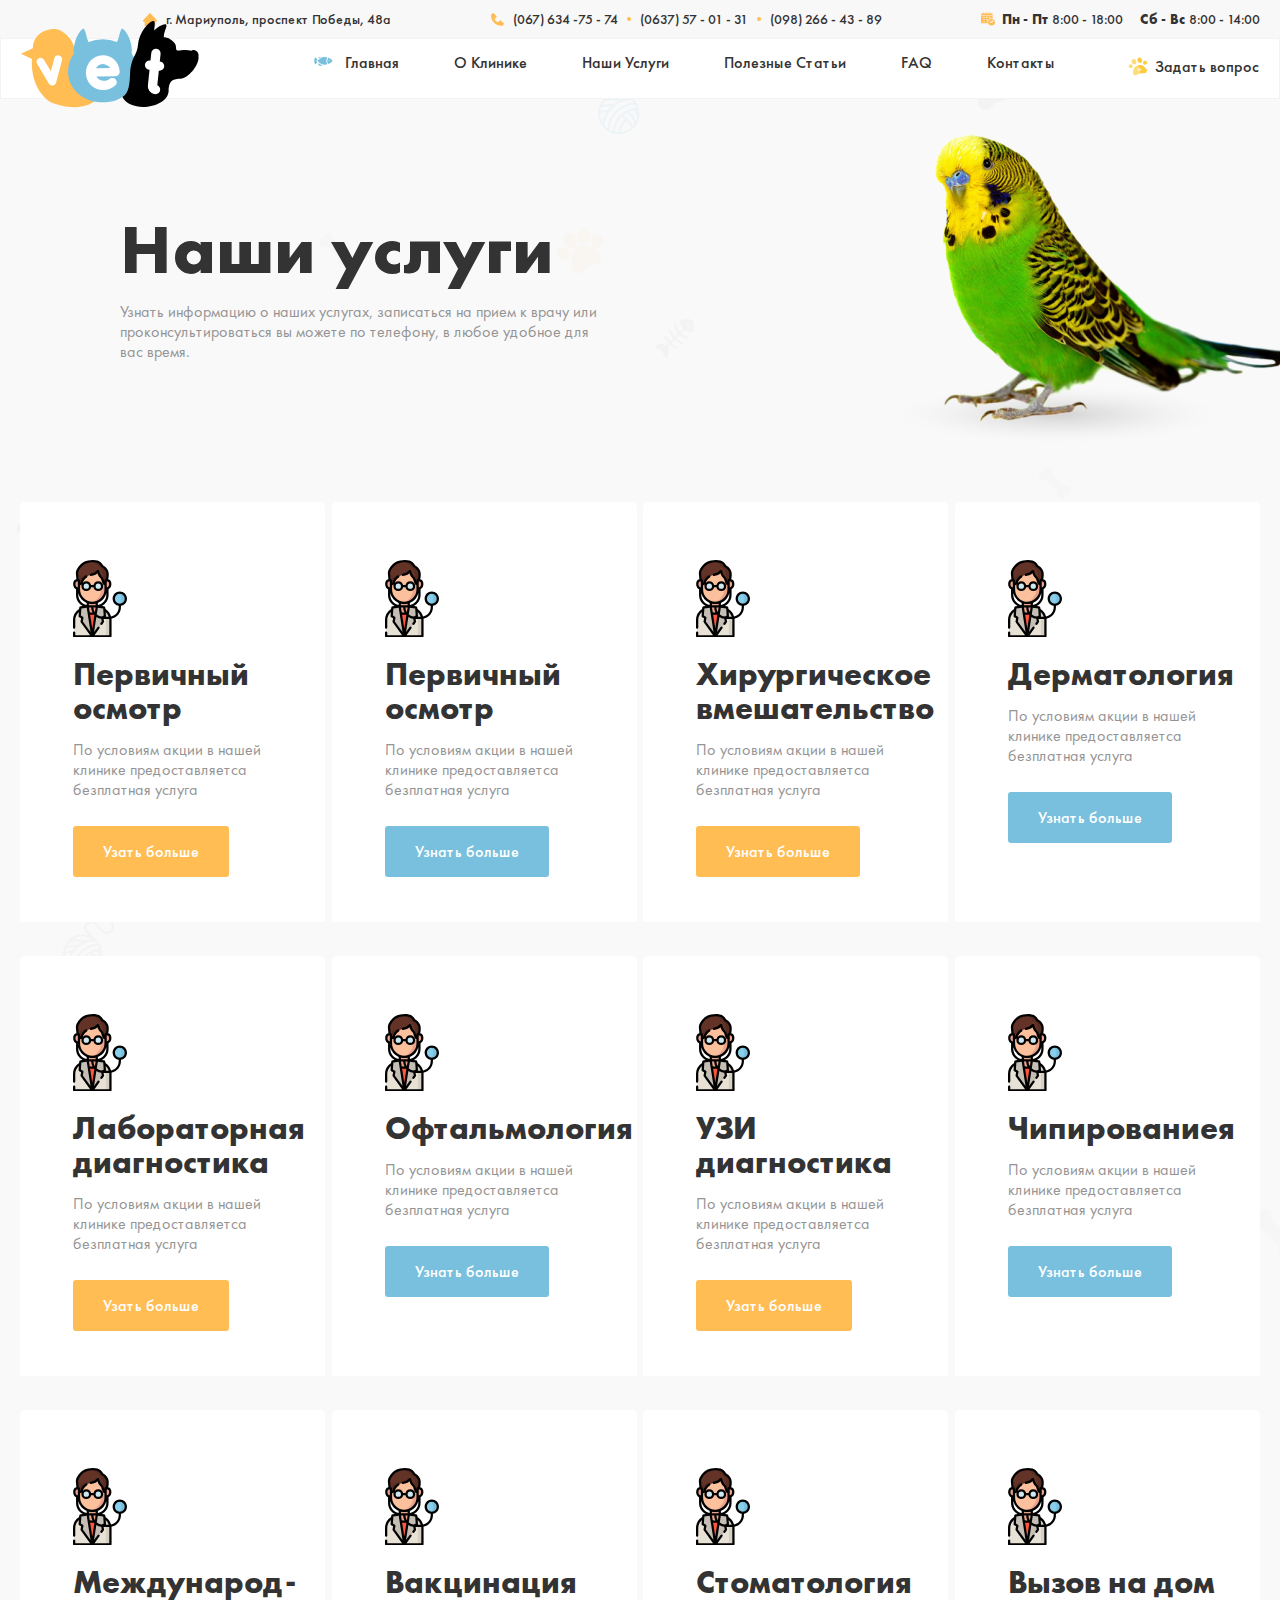
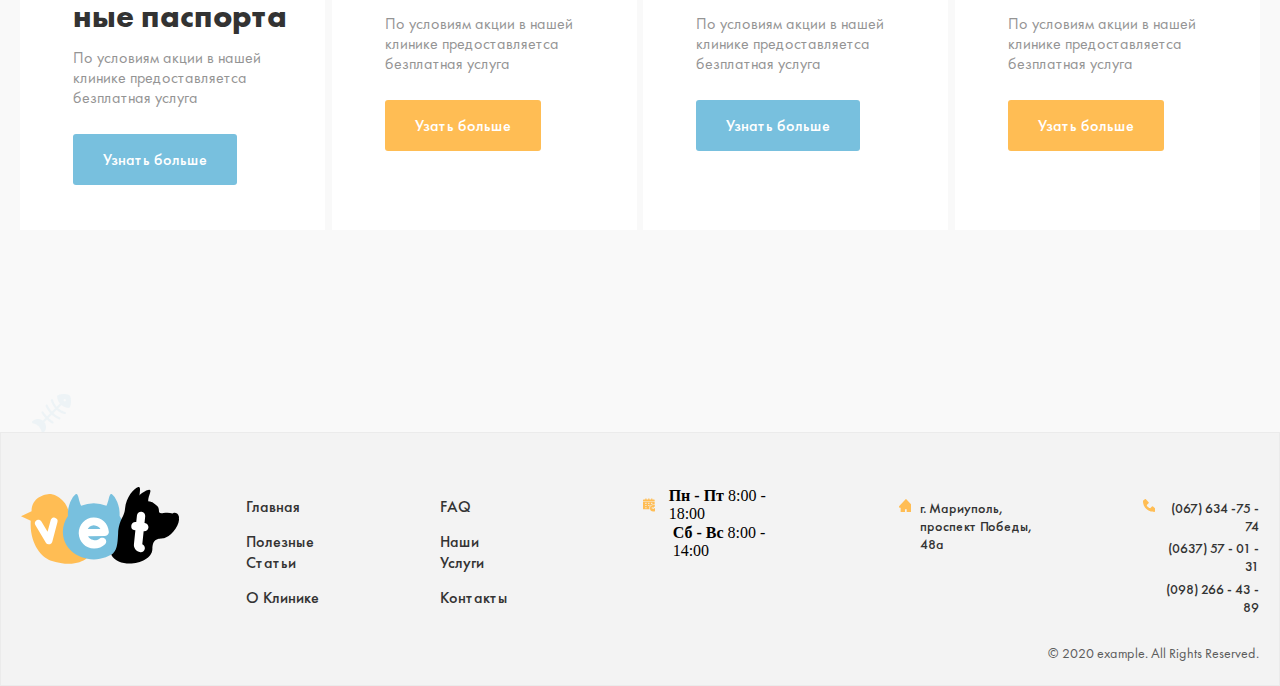
<file: services.html>
<!DOCTYPE html>
<html lang="ru">
<head>
  <meta charset="UTF-8">
  <meta http-equiv="X-UA-Compatible" content="IE=edge">
  <meta name="viewport" content="width=device-width, initial-scale=1.0">
  <link rel="shortcut icon" type="image/x-icon" href="./images/logo.svg">
  <!-- <link rel="stylesheet" href="./css/normalize.css"> -->
  <link rel="stylesheet" href="./css/main.css">
  <!-- <link rel="stylesheet" href="./css/main-min.css"> -->
  <title>vet-clinic</title>
</head>
<body>
  <!-- header part start -->
<header class="header-sec">
  <div class="header-sec__wrapper">
      
    <div class="header-sec__start">
        
      <div class="container">
          
        <address class="header-sec__start-inner">
            
          <a class="header-sec__start-tel-location"
          href="https://goo.gl/maps/bbdPFsQd2vo8iPG57"
          target="blank">г. Мариуполь, проспект Победы, 48a
          </a>
          
          <ul class="header-sec__start-tel">
            
            <li class="header-sec__start-tel-itim">
              <a class="header-sec__start-tel-link" href="tel:(067)6347574">(067) 634 -75 - 74</a>
            </li>
            
            <li class="header-sec__start-tel-itim">
              <a class="header-sec__start-tel-link" href="tel:(0637)570131">(0637) 57 - 01 - 31</a>
            </li>
            
            <li class="header-sec__start-tel-itim">
              <a class="header-sec__start-tel-link" href="tel:(098)664389">(098) 266 - 43 - 89</a>
            </li>
            
          </ul>
          
          <ul class="header-sec__start-time">
            
            <li class="header-sec__start-time-item">
              <p class="header-sec__start-time-num">
                <strong class="header-sec__start-time-bold">Пн - Пт </strong >
                8:00 - 18:00
              </p>
            </li>
            
            <li class="header-sec__start-time-item">
              <p class="header-sec__start-time-num">
                <strong  class="header-sec__start-time-bold">Сб - Вс </strong >
                8:00 - 14:00
              </p>
            </li>
            
          </ul>
          
        </address>
        
      </div>
      
    </div>
    
    <div class="header-sec__end">
      
      <div class="container">
        
        <div class="header-sec__end-inner">
          
          <a class="site-logo" href="./index.html">
            <img class="logo-img"
            src="./images/logo.svg"
            width="178"
            height="86"
            alt="veterinary clinic's logo">
          </a>
          
          <nav class="header-sec__nav nav">
            
            <ul class="nav__list">
              
              <li class="nav__item">
                <a class="nav__link" href="./index.html">Главная</a>
              </li>
              
              <li class="nav__item">
                <a class="nav__link" href="./about.html">О Клинике</a>
              </li>
              
              <li class="nav__item">
                <a class="nav__link" href="./blog.html">Наши Услуги</a>
              </li>
              
              <li class="nav__item">
                <a class="nav__link" href="./services.html">Полезные Статьи</a>
              </li>
              
              <li class="nav__item">
                <a class="nav__link" href="./faq.html">FAQ</a>
              </li>
              
              <li class="nav__item">
                <a class="nav__link" href="./contact.html">Контакты</a>
              </li>
              
            </ul>
            
          </nav>
          
          <a class="header-sec__end-link" href="#">Задать вопрос</a>
          
        </div>
        
      </div>
      
    </div>
    
  </div>
</header>
<!-- header part finish -->

<!-- main part start -->
<main class="main-sec">

  <section class="affair">
    <div class="container">
      <div class="affair__wrapper">

        <div class="affair__top">

          <div class="affair__left">
            <h2 class="affair__heading">Наши услуги</h2>
            <p class="affair__text">
              Узнать информацию о наших услугах, записаться на прием к врачу или проконсультироваться вы можете по телефону, в любое удобное для вас время.
            </p>
          </div>

          <div class="affair__right"></div>



        </div>

        <div class="affair__bottom">
          <ul class="affair__bottom-list">

            <li class="affair__bottom-item">

              <div class="affair__bottom-inner">

                <h3 class="affair__bottom-heading">Первичный осмотр</h3>

                <p class="affair__bottom-text">
                  По условиям акции в нашей клинике предоставляетса безплатная услуга
                </p>

                <a class="affair__bottom-link" href="./services-open.html">Узать больше</a>

              </div>

            </li>
            <li class="affair__bottom-item">

              <div class="affair__bottom-inner">
                
                <h3 class="affair__bottom-heading">Первичный осмотр</h3>

                <p class="affair__bottom-text">
                  По условиям акции в нашей клинике предоставляетса безплатная услуга
                </p>

                <a class="affair__bottom-link blue" href="./services-open.html">Узнать больше</a>

              </div>

            </li>
            <li class="affair__bottom-item">

              <div class="affair__bottom-inner">
                
                <h3 class="affair__bottom-heading">Хирургическое вмешательство</h3>

                <p class="affair__bottom-text">
                  По условиям акции в нашей клинике предоставляетса безплатная услуга
                </p>

                <a class="affair__bottom-link" href="./services-open.html">Узнать больше</a>

              </div>

            </li>
            <li class="affair__bottom-item">

              <div class="affair__bottom-inner">
                
                <h3 class="affair__bottom-heading">Дерматология</h3>

                <p class="affair__bottom-text">
                  По условиям акции в нашей клинике предоставляетса безплатная услуга
                </p>

                <a class="affair__bottom-link blue" href="./services-open.html">Узнать больше</a>

              </div>

            </li>
            <li class="affair__bottom-item">

              <div class="affair__bottom-inner">
                
                <h3 class="affair__bottom-heading">Лабораторная диагностика</h3>

                <p class="affair__bottom-text">
                  По условиям акции в нашей клинике предоставляетса безплатная услуга
                </p>

                <a class="affair__bottom-link" href="./services-open.html">Узать больше</a>

              </div>

            </li>
            <li class="affair__bottom-item">

              <div class="affair__bottom-inner">
                
                <h3 class="affair__bottom-heading">Офтальмология</h3>

                <p class="affair__bottom-text">
                  По условиям акции в нашей клинике предоставляетса безплатная услуга
                </p>

                <a class="affair__bottom-link blue" href="./services-open.html">Узнать больше</a>

              </div>

            </li>
            <li class="affair__bottom-item">

              <div class="affair__bottom-inner">
                
                <h3 class="affair__bottom-heading">УЗИ диагностика</h3>

                <p class="affair__bottom-text">
                  По условиям акции в нашей клинике предоставляетса безплатная услуга
                </p>

                <a class="affair__bottom-link" href="./services-open.html">Узать больше</a>

              </div>

            </li>
            <li class="affair__bottom-item">

              <div class="affair__bottom-inner">
                
                <h3 class="affair__bottom-heading">Чипированиея</h3>

                <p class="affair__bottom-text">
                  По условиям акции в нашей клинике предоставляетса безплатная услуга
                </p>

                <a class="affair__bottom-link blue" href="./services-open.html">Узнать больше</a>

              </div>

            </li>
            <li class="affair__bottom-item">

              <div class="affair__bottom-inner">
                
                <h3 class="affair__bottom-heading">Международ-ные паспорта</h3>

                <p class="affair__bottom-text">
                  По условиям акции в нашей клинике предоставляетса безплатная услуга
                </p>

                <a class="affair__bottom-link blue" href="./services-open.html">Узнать больше</a>

              </div>

            </li>
            <li class="affair__bottom-item">

              <div class="affair__bottom-inner">
                
                <h3 class="affair__bottom-heading">Вакцинация</h3>

                <p class="affair__bottom-text">
                  По условиям акции в нашей клинике предоставляетса безплатная услуга
                </p>

                <a class="affair__bottom-link" href="./services-open.html">Узать больше</a>

              </div>

            </li>
            <li class="affair__bottom-item">

              <div class="affair__bottom-inner">
                
                <h3 class="affair__bottom-heading">Стоматология</h3>

                <p class="affair__bottom-text">
                  По условиям акции в нашей клинике предоставляетса безплатная услуга
                </p>

                <a class="affair__bottom-link blue" href="./services-open.html">Узнать больше</a>

              </div>

            </li>
            <li class="affair__bottom-item">

              <div class="affair__bottom-inner">
                
                <h3 class="affair__bottom-heading">Вызов на дом</h3>

                <p class="affair__bottom-text">
                  По условиям акции в нашей клинике предоставляетса безплатная услуга
                </p>

                <a class="affair__bottom-link" href="./services-open.html">Узать больше</a>

              </div>

            </li>
            

          </ul>
        </div>
      </div>
    </div>
  </section>

</main>
<!-- main part finish -->

<!-- footer part start -->
<footer class="footer-sec">
  <div class="container">
    <div class="footer-sec__wrapper">
      
      <div class="footer-sec__top">

        <a class="footer-sec__logo" href="./index.html">
          <img class="footer-sec__logo-img"
          src="./images/logofooter.svg"
          width="158"
          height="77"
          alt="veterinary clinic's logo">
        </a>
        
        <div class="footer-sec__inner">
        
          <ul class="footer-sec__list">
        
            <li class="footer-sec__item">
              <a class="footer-sec__item-link" href="./index.html">Главная</a>
            </li>
        
            <li class="footer-sec__item">
              <a class="footer-sec__item-link" href="./blog.html">Полезные Статьи</a>
            </li>
        
            <li class="footer-sec__item">
              <a class="footer-sec__item-link" href="./about.html">О Клинике</a>
            </li>
        
          </ul>
        
          <ul class="footer-sec__list">
            <li class="footer-sec__item">
              <a class="footer-sec__item-link" href="./faq.html">FAQ</a>
            </li>
        
            <li class="footer-sec__item">
              <a class="footer-sec__item-link" href="./services.html">Наши Услуги</a>
            </li>
        
            <li class="footer-sec__item">
              <a class="footer-sec__item-link" href="./contact.html">Контакты</a>
            </li>
        
          </ul>
        
        </div>

        <address class="footer-sec__start-inner">

          <ul class="footer-sec__time">
        
            <li class="footer-sec__time-item">
              <p class="footer-sec__time-num">
                <strong class="footer-sec__time-bold">Пн - Пт </strong>
                8:00 - 18:00
              </p>
            </li>
        
            <li class="footer-sec__time-item">
              <p class="footer-sec__time-num">
                <strong class="footer-sec__time-bold">Сб - Вс </strong>
                8:00 - 14:00
              </p>
            </li>
        
          </ul>
        
          <div class="footer-sec__house-link">
            <a class="footer-sec__tel-location"
            href="https://goo.gl/maps/bbdPFsQd2vo8iPG57"
            target="blank">г. Мариуполь, <br> проспект Победы, 48a
            </a>
          </div>
        
          <ul class="footer-sec__tel">
        
            <li class="footer-sec__tel-itim">
              <a class="footer-sec__tel-link" href="tel:(067)6347574">(067) 634 -75 - 74</a>
            </li>
        
            <li class="footer-sec__tel-itim">
              <a class="footer-sec__tel-link" href="tel:(0637)570131">(0637) 57 - 01 - 31</a>
            </li>
        
            <li class="footer-sec__tel-itim">
              <a class="footer-sec__tel-link" href="tel:(098)664389">(098) 266 - 43 - 89</a>
            </li>
        
          </ul>
        
        </address>

      </div>

      <p class="footer-sec__copy">© 2020 example. All Rights Reserved.</p>

    </div>
  </div>
</footer>
<!-- footer part finish -->
</body>
</html>
</file>
<file: css/main.css>
/*! normalize.css v8.0.1 | MIT License | github.com/necolas/normalize.css */
/* Document
   ========================================================================== */
/**
 * 1. Correct the line height in all browsers.
 * 2. Prevent adjustments of font size after orientation changes in iOS.
 */
html {
  line-height: 1.15; /* 1 */
  -webkit-text-size-adjust: 100%; /* 2 */
}

/* Sections
   ========================================================================== */
/**
 * Remove the margin in all browsers.
 */
body {
  margin: 0;
}

/**
 * Render the `main` element consistently in IE.
 */
main {
  display: block;
}

/**
 * Correct the font size and margin on `h1` elements within `section` and
 * `article` contexts in Chrome, Firefox, and Safari.
 */
h1 {
  font-size: 2em;
  margin: 0.67em 0;
}

/* Grouping content
   ========================================================================== */
/**
 * 1. Add the correct box sizing in Firefox.
 * 2. Show the overflow in Edge and IE.
 */
hr {
  box-sizing: content-box; /* 1 */
  height: 0; /* 1 */
  overflow: visible; /* 2 */
}

/**
 * 1. Correct the inheritance and scaling of font size in all browsers.
 * 2. Correct the odd `em` font sizing in all browsers.
 */
pre {
  font-family: monospace, monospace; /* 1 */
  font-size: 1em; /* 2 */
}

/* Text-level semantics
   ========================================================================== */
/**
 * Remove the gray background on active links in IE 10.
 */
a {
  background-color: transparent;
}

/**
 * 1. Remove the bottom border in Chrome 57-
 * 2. Add the correct text decoration in Chrome, Edge, IE, Opera, and Safari.
 */
abbr[title] {
  border-bottom: none; /* 1 */
  text-decoration: underline; /* 2 */
  -webkit-text-decoration: underline dotted;
          text-decoration: underline dotted; /* 2 */
}

/**
 * Add the correct font weight in Chrome, Edge, and Safari.
 */
b,
strong {
  font-weight: bolder;
}

/**
 * 1. Correct the inheritance and scaling of font size in all browsers.
 * 2. Correct the odd `em` font sizing in all browsers.
 */
code,
kbd,
samp {
  font-family: monospace, monospace; /* 1 */
  font-size: 1em; /* 2 */
}

/**
 * Add the correct font size in all browsers.
 */
small {
  font-size: 80%;
}

/**
 * Prevent `sub` and `sup` elements from affecting the line height in
 * all browsers.
 */
sub,
sup {
  font-size: 75%;
  line-height: 0;
  position: relative;
  vertical-align: baseline;
}

sub {
  bottom: -0.25em;
}

sup {
  top: -0.5em;
}

/* Embedded content
   ========================================================================== */
/**
 * Remove the border on images inside links in IE 10.
 */
img {
  border-style: none;
}

/* Forms
   ========================================================================== */
/**
 * 1. Change the font styles in all browsers.
 * 2. Remove the margin in Firefox and Safari.
 */
button,
input,
optgroup,
select,
textarea {
  font-family: inherit; /* 1 */
  font-size: 100%; /* 1 */
  line-height: 1.15; /* 1 */
  margin: 0; /* 2 */
}

/**
 * Show the overflow in IE.
 * 1. Show the overflow in Edge.
 */
button,
input { /* 1 */
  overflow: visible;
}

/**
 * Remove the inheritance of text transform in Edge, Firefox, and IE.
 * 1. Remove the inheritance of text transform in Firefox.
 */
button,
select { /* 1 */
  text-transform: none;
}

/**
 * Correct the inability to style clickable types in iOS and Safari.
 */
button,
[type=button],
[type=reset],
[type=submit] {
  -webkit-appearance: button;
}

/**
 * Remove the inner border and padding in Firefox.
 */
button::-moz-focus-inner,
[type=button]::-moz-focus-inner,
[type=reset]::-moz-focus-inner,
[type=submit]::-moz-focus-inner {
  border-style: none;
  padding: 0;
}

/**
 * Restore the focus styles unset by the previous rule.
 */
button:-moz-focusring,
[type=button]:-moz-focusring,
[type=reset]:-moz-focusring,
[type=submit]:-moz-focusring {
  outline: 1px dotted ButtonText;
}

/**
 * Correct the padding in Firefox.
 */
fieldset {
  padding: 0.35em 0.75em 0.625em;
}

/**
 * 1. Correct the text wrapping in Edge and IE.
 * 2. Correct the color inheritance from `fieldset` elements in IE.
 * 3. Remove the padding so developers are not caught out when they zero out
 *    `fieldset` elements in all browsers.
 */
legend {
  box-sizing: border-box; /* 1 */
  color: inherit; /* 2 */
  display: table; /* 1 */
  max-width: 100%; /* 1 */
  padding: 0; /* 3 */
  white-space: normal; /* 1 */
}

/**
 * Add the correct vertical alignment in Chrome, Firefox, and Opera.
 */
progress {
  vertical-align: baseline;
}

/**
 * Remove the default vertical scrollbar in IE 10+.
 */
textarea {
  overflow: auto;
}

/**
 * 1. Add the correct box sizing in IE 10.
 * 2. Remove the padding in IE 10.
 */
[type=checkbox],
[type=radio] {
  box-sizing: border-box; /* 1 */
  padding: 0; /* 2 */
}

/**
 * Correct the cursor style of increment and decrement buttons in Chrome.
 */
[type=number]::-webkit-inner-spin-button,
[type=number]::-webkit-outer-spin-button {
  height: auto;
}

/**
 * 1. Correct the odd appearance in Chrome and Safari.
 * 2. Correct the outline style in Safari.
 */
[type=search] {
  -webkit-appearance: textfield; /* 1 */
  outline-offset: -2px; /* 2 */
}

/**
 * Remove the inner padding in Chrome and Safari on macOS.
 */
[type=search]::-webkit-search-decoration {
  -webkit-appearance: none;
}

/**
 * 1. Correct the inability to style clickable types in iOS and Safari.
 * 2. Change font properties to `inherit` in Safari.
 */
::-webkit-file-upload-button {
  -webkit-appearance: button; /* 1 */
  font: inherit; /* 2 */
}

/* Interactive
   ========================================================================== */
/*
 * Add the correct display in Edge, IE 10+, and Firefox.
 */
details {
  display: block;
}

/*
 * Add the correct display in all browsers.
 */
summary {
  display: list-item;
}

/* Misc
   ========================================================================== */
/**
 * Add the correct display in IE 10+.
 */
template {
  display: none;
}

/**
 * Add the correct display in IE 10.
 */
[hidden] {
  display: none;
}

:root {
  --main-font-family:"Futura PT";
  --main-heading-font-weight: 700;
  --main-subtitle-font-weight: 500;
  --main-text-font-weight: 400;
  --main-text-font-color: #949494;
}

/* Futura PT 700 */
@font-face {
  font-family: "Futura PT";
  font-weight: 700;
  font-display: swap;
  src: url("../fonts/FuturaPTBold.woff");
}
@font-face {
  font-family: "Futura PT";
  font-weight: 700;
  font-display: swap;
  src: url("../fonts/FuturaPTBold.woff2");
}
/* Futura PT 400 */
@font-face {
  font-family: "Futura PT";
  font-weight: 400;
  font-display: swap;
  src: url("../fonts/FuturaPTBook.woff");
}
@font-face {
  font-family: "Futura PT";
  font-weight: 400;
  font-display: swap;
  src: url("../fonts/FuturaPTBook.woff2");
}
/* Futura PT 300 */
@font-face {
  font-family: "Futura PT";
  font-weight: 300;
  font-display: swap;
  src: url("../fonts/FuturaPTLight.woff");
}
@font-face {
  font-family: "Futura PT";
  font-weight: 300;
  font-display: swap;
  src: url("../fonts/FuturaPTLight.woff2");
}
/* Futura PT 500 */
@font-face {
  font-family: "Futura PT";
  font-weight: 500;
  font-display: swap;
  src: url("../fonts/FuturaPTMedium.woff");
}
@font-face {
  font-family: "Futura PT";
  font-weight: 500;
  font-display: swap;
  src: url("../fonts/FuturaPTMedium.woff2");
}
* {
  box-sizing: border-box;
}

html {
  height: 100%;
}

img {
  display: block;
  height: auto;
}

body {
  height: 100%;
  display: flex;
  flex-direction: column;
  margin: 0;
  background-image: url("./../images/bg.png");
  background-color: #f9f9f9;
}

main {
  flex-grow: 1;
}

.visually-hidden {
  position: absolute;
  width: 1px;
  height: 1px;
  margin: -1px;
  padding: 0;
  overflow: hidden;
  border: 0;
  clip: rect(0 0 0 0);
}

.container {
  max-width: 1350px;
  width: 100%;
  margin: 0 auto;
  padding-right: 20px;
  padding-left: 20px;
}

/* header part start */
.header-sec__start {
  background-color: #f9f8f8;
  padding-top: 10px;
  padding-bottom: 10px;
}

.header-sec__start-inner {
  display: flex;
  align-items: center;
  justify-content: space-between;
  max-width: 1117px;
  width: 100%;
  margin-left: auto;
  font-style: normal;
}

.header-sec__start-tel-location {
  display: flex;
  align-items: center;
  font-family: var(--main-font-family);
  font-weight: var(--main-subtitle-font-weight);
  font-size: 14px;
  line-height: 18px;
  text-decoration: none;
  color: #333;
}

.header-sec__start-tel-location::before {
  display: inline-block;
  margin-right: 9px;
  background-image: url("./../images/house.svg");
  width: 14px;
  height: 13px;
  background-size: 14px 14px;
  content: "";
}

.header-sec__start-tel {
  display: flex;
  align-items: center;
  margin: 0;
  padding-left: 0;
  list-style-type: none;
}

.header-sec__start-tel-itim {
  display: flex;
  align-items: center;
}

.header-sec__start-tel-itim:nth-child(1)::before {
  display: block;
  margin-right: 9px;
  background-image: url("./../images/phone.svg");
  width: 13px;
  height: 13px;
  background-size: 13px 13px;
  content: "";
}

.header-sec__start-tel-itim:nth-child(2)::before {
  display: block;
  margin-right: 9px;
  margin-left: 9px;
  background-image: url("./../images/ellips.svg");
  width: 4px;
  height: 4px;
  background-size: 4px 4px;
  content: "";
}

.header-sec__start-tel-itim:nth-child(3)::before {
  display: block;
  margin-right: 9px;
  margin-left: 9px;
  background-image: url("./../images/ellips.svg");
  width: 4px;
  height: 4px;
  background-size: 4px 4px;
  content: "";
}

.header-sec__start-tel-link {
  display: inline-block;
  font-family: var(--main-font-family);
  font-weight: var(--main-subtitle-font-weight);
  font-size: 14px;
  line-height: 18px;
  text-decoration: none;
  color: #333;
  text-decoration: none;
}

.header-sec__start-tel-link:hover {
  color: #ffbd54;
}

.header-sec__start-tel-link:active {
  color: #333;
  opacity: 0.6;
}

.header-sec__start-time {
  display: flex;
  align-items: center;
  margin: 0;
  padding-left: 0;
  list-style: none;
}

.header-sec__start-time-item {
  display: flex;
  align-items: center;
  margin-right: 17px;
}

.header-sec__start-time-item:last-child {
  margin-right: 0;
}

.header-sec__start-time-item:first-child::before {
  display: block;
  margin-right: 7px;
  background-image: url("./../images/schedule.svg");
  width: 14px;
  height: 14px;
  background-size: 14px 14px;
  content: "";
}

.header-sec__start-time-num {
  margin-top: 0;
  margin-bottom: 0;
  font-family: var(--main-font-family);
  font-weight: var(--main-subtitle-font-weight);
  font-size: 14px;
  line-height: 18px;
  color: #333;
}

.header-sec__end {
  position: relative;
  z-index: 1;
  background-color: #fff;
  border: 1px solid #f3f3f3;
}

.header-sec__end-inner {
  display: flex;
  align-items: center;
  justify-content: space-between;
  height: 59px;
  padding-top: 15px;
  padding-bottom: 20px;
}

.site-logo {
  position: absolute;
  top: -18px;
  z-index: 3;
  display: inline-block;
}

.site-logo:hover {
  opacity: 0.8;
}

.site-logo:active {
  opacity: 0.6;
}

.nav__list {
  display: flex;
  align-items: center;
  margin: 0;
  margin-left: 292px;
  padding-left: 0;
  list-style: none;
}

.nav__item {
  display: flex;
  align-items: center;
  margin-right: 55px;
  border-bottom: 4px solid #fff;
}

.nav__item:last-child {
  margin-right: 0;
}

.nav__item:first-child::before {
  display: block;
  margin-right: 12px;
  background-image: url("./../images/fish.svg");
  background-position: 20px 15px;
  width: 20px;
  height: 15px;
  content: "";
}

.nav__link:hover::after {
  background-color: #f4ffad;
}

.nav__link:hover::after {
  opacity: 0.6;
}

.nav__link {
  font-family: var(--main-font-family);
  font-weight: var(--main-subtitle-font-weight);
  font-size: 16px;
  line-height: 21px;
  color: #333333;
  text-decoration: none;
  background-color: transparent;
}

.nav__link::after {
  display: block;
  width: 100%;
  height: 4px;
  background-color: transparent;
  content: "";
}

.nav__link:active {
  opacity: 0.6;
}

.header-sec__end-link {
  display: flex;
  align-items: center;
  font-family: var(--main-font-family);
  font-weight: var(--main-subtitle-font-weight);
  font-size: 16px;
  line-height: 21px;
  color: #333333;
  text-decoration: none;
}

.header-sec__end-link::before {
  display: block;
  margin-right: 5px;
  background-image: url("./../images/petpow.svg");
  width: 23px;
  height: 21px;
  background-size: 23px 21px;
  content: "";
}

/* header part finish */
/* article section start */
.article {
  padding-bottom: 95px;
  display: flex;
}

.article__wrapper {
  width: 1134px;
  margin: 0 auto;
  text-align: center;
}

.article__blok-wrapper {
  display: flex;
}

.article__blok-wrapper::before {
  display: block;
  background-image: url("./../images/dittoup.svg");
  background-repeat: no-repeat;
  background-position: top;
  width: 142px;
  height: 128px;
  content: "";
}

.article__blok-wrapper::after {
  display: block;
  background-image: url("./../images/dittodown.svg");
  background-repeat: no-repeat;
  background-position: bottom;
  width: 142px;
  height: 128px;
  content: "";
}

.article__blok {
  width: 753px;
  margin: 0 auto;
  font-family: var(--main-font-family);
  font-weight: var(--main-text-font-weight);
  font-size: 20px;
  text-align: center;
  line-height: 26px;
  color: #949494;
}

.article__blok::before {
  display: block;
  margin: 0 auto;
  margin-bottom: 43px;
  background-image: url("./../images/Line.svg");
  background-repeat: no-repeat;
  width: 140px;
  height: 1px;
  content: "";
}

.article__blok::after {
  display: block;
  margin: 0 auto;
  margin-top: 35px;
  margin-bottom: 35px;
  background-image: url("./../images/Line.svg");
  background-repeat: no-repeat;
  width: 140px;
  height: 1px;
  content: "";
}

.article__info {
  font-family: var(--main-font-family);
  font-weight: var(--main-subtitle-font-weight);
  font-size: 20px;
  line-height: 26px;
  color: #333;
}

/* article section finish  */
/* contact section start */
.contact {
  padding-top: 130px;
  padding-bottom: 247px;
}

.contact__wrapper {
  display: flex;
  align-items: center;
  justify-content: center;
}

.contact__location {
  width: 462px;
  height: 649px;
  mix-blend-mode: luminosity;
  border-radius: 0px;
}

.contact__right {
  background-image: url("./../images/contactbg.svg");
  width: 990px;
  height: 649px;
  background-color: #333;
}

.contact__right-wrapper {
  padding: 62px 0 74px 166px;
}

.contact__heading {
  margin-top: 0;
  margin-bottom: 14px;
  font-family: var(--main-font-family);
  font-weight: var(--main-heading-font-weight);
  font-size: 48px;
  line-height: 62px;
  color: #fff;
}

.contact__text-wrapper {
  width: 334px;
}

.contact__text {
  margin-top: 0;
  margin-bottom: 29px;
  font-family: var(--main-font-family);
  font-weight: var(--main-text-font-weight);
  font-size: 16px;
  line-height: 20px;
  color: #949494;
}

.contact__input-text {
  display: block;
  width: 375px;
  margin-bottom: 14px;
  padding: 15px 22px;
  outline: none;
  border: 2px solid #fff;
}

.contact__input-text::-moz-placeholder {
  font-family: var(--main-font-family);
  font-weight: var(--main-text-font-weight);
  font-size: 16px;
  line-height: 21px;
  color: #949494;
}

.contact__input-text::placeholder {
  font-family: var(--main-font-family);
  font-weight: var(--main-text-font-weight);
  font-size: 16px;
  line-height: 21px;
  color: #949494;
}

.contact__input-text:focus {
  border: 2px solid #3d9cea;
  color: #949494;
}

.contact__input-email {
  display: block;
  width: 375px;
  margin-bottom: 14px;
  padding: 15px 22px;
  outline: none;
  border: 2px solid #fff;
}

.contact__input-email::-moz-placeholder {
  font-family: var(--main-font-family);
  font-weight: var(--main-text-font-weight);
  font-size: 16px;
  line-height: 21px;
  color: #949494;
}

.contact__input-email::placeholder {
  font-family: var(--main-font-family);
  font-weight: var(--main-text-font-weight);
  font-size: 16px;
  line-height: 21px;
  color: #949494;
}

.contact__input-email:focus {
  border: 2px solid #3d9cea;
  color: #949494;
}

.contact__textarea {
  display: block;
  width: 375px;
  height: 165px;
  margin-bottom: 30px;
  padding: 15px 22px;
  outline: none;
  border: 2px solid #fff;
  resize: none;
}

.contact__textarea::-moz-placeholder {
  font-family: var(--main-font-family);
  font-weight: var(--main-text-font-weight);
  font-size: 16px;
  line-height: 21px;
  color: #949494;
}

.contact__textarea::placeholder {
  font-family: var(--main-font-family);
  font-weight: var(--main-text-font-weight);
  font-size: 16px;
  line-height: 21px;
  color: #949494;
}

.contact__textarea:focus {
  border: 2px solid #3d9cea;
  color: #949494;
}

.contact__btn {
  padding: 15px 50px;
  font-family: var(--main-font-family);
  font-weight: var(--main-subtitle-font-weight);
  font-size: 16px;
  line-height: 21px;
  background: none;
  border: none;
  color: #fff;
  background: #ffbd54;
  border: 1px solid #ffbd54;
}

.contact__btn:hover {
  background: #333;
  color: #ffbd54;
  border: 1px solid #fff;
}

.contact__btn:active {
  opacity: 0.6;
}

/* main part finish */
.contacts {
  padding-bottom: 120px;
}

.contacts__wrapper {
  position: relative;
  display: flex;
}

.contacts__left {
  padding-top: 118px;
}

.contacts__left-top {
  width: 447px;
  margin-bottom: 117px;
}

.contacts__left-top-heading {
  margin-top: 0;
  margin-bottom: 27px;
  font-family: var(--main-font-family);
  font-weight: var(--main-heading-font-weight);
  font-size: 70px;
  line-height: 64px;
  color: #333;
}

.contacts__left-top-text {
  margin-top: 0;
  margin-bottom: 0;
  font-family: "Futura PT";
  font-style: normal;
  font-weight: 400;
  font-size: 16px;
  line-height: 20px;
  color: #949494;
}

.contacts__right {
  position: absolute;
  top: 18px;
  right: -73px;
  background-image: url("./../../images/puppy-veterinarian.png");
  background-repeat: no-repeat;
  background-size: 487px 548px;
  width: 487px;
  height: 548px;
}

.contacts__left__start-inner {
  display: flex;
  justify-content: space-between;
  width: 656px;
  font-style: normal;
}

.contacts__left__time {
  margin: 0;
  padding-left: 0;
  list-style: none;
}

.contacts__left__time::before {
  display: block;
  background-image: url("./../../images/calendar.svg");
  width: 76px;
  height: 72px;
  margin-bottom: 30px;
  background-size: 76px 72px;
  content: "";
}

.contacts__left__time-item:first-child {
  margin-bottom: 12px;
}

.contacts__left__time-num {
  margin-top: 0;
  margin-bottom: 0;
}

.contacts__left__tel-location {
  display: flex;
  font-family: var(--main-font-family);
  font-weight: var(--main-subtitle-font-weight);
  font-size: 14px;
  line-height: 18px;
  text-decoration: none;
  color: #333;
}

.contacts__left__house-link:before {
  display: block;
  background-image: url("./../../images/location.svg");
  width: 73px;
  height: 73px;
  margin-bottom: 30px;
  background-size: 73px 73px;
  content: "";
}

.contacts__left__tel {
  margin: 0;
  padding-left: 0;
  list-style: none;
}

.contacts__left__tel::before {
  display: block;
  background-image: url("./../../images/phonecontact.svg");
  width: 46px;
  height: 73px;
  margin-bottom: 26px;
  background-size: 46px 73px;
  content: "";
}

.contacts__left__tel-itim {
  margin-bottom: 9px;
}

.contacts__left__tel-itim:last-child {
  margin-bottom: 0;
}

.contacts__left__tel-link {
  display: inline-block;
  font-family: var(--main-font-family);
  font-weight: var(--main-subtitle-font-weight);
  font-size: 14px;
  line-height: 18px;
  text-decoration: none;
  text-align: right;
  color: #333;
}

/* info section start */
.info {
  padding-top: 75px;
  padding-bottom: 135px;
}

.info__heading {
  margin-top: 0;
  margin-bottom: 80px;
  font-family: var(--main-font-family);
  font-style: normal;
  font-weight: var(--main-heading-font-weight);
  font-size: 48px;
  line-height: 20px;
  text-align: center;
  color: #333;
}

.info__list {
  display: flex;
  align-items: center;
  justify-content: space-between;
  margin: 0;
  padding-left: 0;
  list-style: none;
}

.info__item {
  width: 305px;
  height: 435px;
  background: #fefefe;
  border: 1px solid #e4e4e2;
  border-radius: 5px;
}

.info__img {
  border-radius: 5px 5px 0px 0px;
}

.info__item-inner {
  padding: 21px 22px 36px 21px;
}

.info__time {
  display: block;
  margin-top: 0;
  margin-bottom: 2px;
  font-family: var(--main-font-family);
  font-weight: var(--main-subtitle-font-weight);
  font-size: 14px;
  text-align: right;
  line-height: 18px;
  color: #949494;
}

.info__inner-heading-wrapper {
  width: 182px;
}

.info__inner-heading {
  margin-top: 0;
  margin-bottom: 10px;
  font-family: var(--main-font-family);
  font-weight: var(--main-heading-font-weight);
  font-size: 22px;
  line-height: 25px;
  color: #000;
}

.info__inner-text-wrapper {
  width: 244px;
}

.info__inner-text {
  margin-top: 0;
  margin-bottom: 34px;
  font-family: var(--main-font-family);
  font-weight: var(--main-text-font-weight);
  font-size: 16px;
  line-height: 20px;
  color: #949494;
}

.info__link {
  display: flex;
  align-items: center;
  font-family: var(--main-font-family);
  font-weight: var(--main-subtitle-font-weight);
  font-size: 16px;
  line-height: 21px;
  color: #333;
  text-decoration: none;
}

.info__link:hover {
  color: #ffbd54;
}

.info__link:active {
  color: #333;
  opacity: 0.6;
}

.info__link::before {
  display: block;
  width: 23px;
  height: 21px;
  margin-right: 5px;
  background-image: url("./../images/petpow.svg");
  background-repeat: no-repeat;
  background-size: contain;
  content: "";
}

.item-big {
  display: flex;
  width: 640px;
}

.info__big-img {
  border-radius: 5px 0px 0px 5px;
}

.info__item-end {
  padding: 41px 34px 37px 30px;
}

.info__item-top {
  display: flex;
  align-items: center;
  justify-content: space-between;
  margin-bottom: 30px;
}

.info__item-top-list {
  display: flex;
  align-items: center;
  margin: 0;
  padding-left: 0;
  list-style: none;
}

.info__item-top-item {
  margin-right: 8px;
}

.info__item-top-item:last-child {
  margin-right: 0;
}

.info__item-top-link {
  display: inline-block;
  font-family: var(--main-font-family);
  font-weight: var(--main-text-font-weight);
  font-size: 14px;
  line-height: 22px;
  color: #3d9cea;
  text-decoration: none;
}

.info__item-buttom-heading-wrapper {
  width: 193px;
}

.info__item-buttom-heading {
  margin-top: 0;
  margin-bottom: 15px;
  font-family: var(--main-font-family);
  font-weight: var(--main-heading-font-weight);
  font-size: 26px;
  line-height: 29px;
  color: #333;
}

.info__item-buttom-text-wrapper {
  width: 270px;
}

.info__item-buttom-text {
  margin-top: 0;
  margin-bottom: 34px;
  font-family: var(--main-font-family);
  font-weight: var(--main-text-font-weight);
  font-size: 16px;
  line-height: 20px;
  color: #949494;
}

/* info section finish */
/* intro section start */
.intro {
  background-image: url("./../images/introgroupbg.svg"), url("./../images/bird.svg");
  background-repeat: no-repeat;
  background-position: calc(50% - 520px) calc(50% - 90px), calc(50% + 695px) calc(50% + 200px);
}

.intro__end {
  width: 608px;
  margin-left: auto;
  padding-top: 153px;
  padding-bottom: 310px;
}

.intro__heading {
  margin-top: 0;
  margin-bottom: 29px;
  font-family: var(--main-font-family);
  font-weight: var(--main-heading-font-weight);
  font-size: 70px;
  line-height: 64px;
  color: #333;
}

.intro__heading-blue {
  color: #78c0de;
}

.intro__text {
  margin-top: 0;
  margin-bottom: 38px;
  font-family: var(--main-font-family);
  font-weight: var(--main-subtitle-font-weight);
  line-height: 21px;
  color: #949494;
}

.intro__text-wrapper {
  width: 495px;
}

.intro__link {
  display: inline-block;
  padding: 16px 48px;
  font-family: var(--main-font-family);
  font-weight: var(--main-subtitle-font-weight);
  line-height: 21px;
  text-decoration: none;
  color: #fff;
  background-color: #333;
  border-radius: 3px;
}

.intro__link:hover {
  color: #333;
  background: #ffbd54;
}

.intro__link:active {
  opacity: 0.8;
}

/* intro section finish */
/* subscription section start */
.subscription {
  padding-top: 60px;
  background-image: url("./../images/subscrptionbg.png");
  background-repeat: no-repeat;
  background-position: center;
  background-size: 1500px 481px;
}

.subscription__wrapper {
  width: 544px;
  margin-left: 235px;
  padding-top: 175px;
  padding-bottom: 176px;
}

.subscription__heading {
  margin-top: 0;
  margin-bottom: 32px;
  font-family: var(--main-font-family);
  font-weight: var(--main-heading-font-weight);
  font-size: 48px;
  line-height: 20px;
  color: #fff;
}

.subscription__form {
  display: flex;
  align-items: center;
  justify-content: space-between;
}

.subscription__input {
  width: 335px;
  height: 50px;
  padding: 15px 22px;
  background-color: #fff;
  outline: none;
  border-radius: 5px;
  border: 2px solid #fff;
}

.subscription__input:focus {
  font-family: var(--main-font-family);
  font-weight: var(--main-text-font-weight);
  font-size: 16px;
  line-height: 20px;
  color: #949494;
  border: 2px solid #949494;
}

.subscription__input::-moz-placeholder {
  font-family: var(--main-font-family);
  font-weight: var(--main-text-font-weight);
  font-size: 16px;
  line-height: 20px;
  color: #949494;
}

.subscription__input::placeholder {
  font-family: var(--main-font-family);
  font-weight: var(--main-text-font-weight);
  font-size: 16px;
  line-height: 20px;
  color: #949494;
}

.subscription__btn {
  padding: 15px 52px;
  font-family: var(--main-font-family);
  font-weight: var(--main-subtitle-font-weight);
  line-height: 21px;
  font-size: 16px;
  background-color: #333;
  border-radius: 3px;
  border: none;
  color: #fff;
}

.subscription__btn:hover {
  background-color: #ffbd54;
  color: #333;
}

.subscription__btn:active {
  opacity: 0.6;
}

/* subscription section finish */
/* service section start */
.service {
  padding-top: 96px;
  padding-bottom: 67px;
}

.service__wrapper {
  width: 1223px;
  margin: 0 auto;
}

.service__heading {
  margin-top: 0;
  margin-bottom: 80px;
  font-family: var(--main-font-family);
  font-weight: var(--main-heading-font-weight);
  font-size: 48px;
  line-height: 54px;
  text-align: center;
  color: #333;
}

.service__list {
  position: relative;
  display: flex;
  justify-content: space-between;
  margin: 0;
  padding-left: 0;
  list-style: none;
}

.service__list::before {
  position: absolute;
  top: calc(50% - 13px);
  left: -50px;
  display: block;
  margin-right: 30px;
  padding: 12px 18px;
  background-image: url("./../images/lineleft.svg");
  background-repeat: no-repeat;
  background-position: center;
  background-size: 15px 26px;
  background-color: transparent;
  width: 15px;
  height: 26px;
  content: "";
}

.service__list:hover::before {
  background-color: #fff;
}

.service__list:active:before {
  background-color: #fff;
  opacity: 0.6;
}

.service__list::after {
  position: absolute;
  top: calc(50% - 13px);
  right: -50px;
  display: block;
  margin-left: 30px;
  padding: 12px 18px;
  background-image: url("./../images/lineright.svg");
  background-repeat: no-repeat;
  background-position: center;
  background-color: transparent;
  background-size: 15px 26px;
  width: 15px;
  height: 26px;
  content: "";
}

.service__list:hover::after {
  background-color: #fff;
}

.service__list:active::after {
  background-color: #fff;
  opacity: 0.6;
}

.service__item {
  width: 193px;
  height: 201px;
  margin-right: 13px;
  padding: 30px 33px 42px 33px;
  text-align: center;
  background: #fff;
  border: 1px solid #f3f3f3;
  border-radius: 5px;
}

.service__item:last-child {
  margin-right: 0;
}

.service__item:first-child {
  height: 215px;
  border-radius: 5px 5px 0 0px;
  border-bottom: 0;
}

.service__item:hover {
  opacity: 0.8;
}

.service__item:active {
  opacity: 0.6;
}

.service__item:nth-child(1):before {
  display: block;
  margin: 0 auto;
  margin-bottom: 22px;
  background-image: url("./../images/doctorone.svg");
  background-repeat: no-repeat;
  width: 54px;
  height: 78px;
  content: "";
}

.service__item:nth-child(2):before {
  display: block;
  margin: 0 auto;
  margin-bottom: 21px;
  background-image: url("./../images/doctortwo.svg");
  background-repeat: no-repeat;
  width: 61px;
  height: 77px;
  content: "";
}

.service__item:nth-child(3):before {
  display: block;
  margin: 0 auto;
  margin-bottom: 22px;
  background-image: url("./../images/dogone.svg");
  background-repeat: no-repeat;
  width: 72px;
  height: 77px;
  content: "";
}

.service__item:nth-child(4):before {
  display: block;
  margin: 0 auto;
  margin-bottom: 34px;
  background-image: url("./../images/dogtwo.svg");
  background-repeat: no-repeat;
  width: 76px;
  height: 76px;
  content: "";
}

.service__item:nth-child(5):before {
  display: block;
  margin: 0 auto;
  margin-bottom: 21px;
  background-image: url("./../images/microscope.svg");
  background-repeat: no-repeat;
  width: 78px;
  height: 78px;
  content: "";
}

.service__item:nth-child(6):before {
  display: block;
  margin: 0 auto;
  margin-bottom: 33px;
  background-image: url("./../images/dogthree.svg");
  background-repeat: no-repeat;
  width: 76px;
  height: 76px;
  content: "";
}

.service__item-heading {
  margin-top: 0;
  margin-bottom: 0;
  font-family: var(--main-font-family);
  font-weight: var(--main-subtitle-font-weight);
  font-size: 18px;
  line-height: 22px;
  text-align: center;
  color: #333333;
}

.service__end {
  display: flex;
  align-items: center;
  justify-content: space-between;
  background: #fff;
  border-radius: 0px 5px 5px 5px;
}

.service__img-wrapper {
  padding-top: 43px;
  padding-bottom: 43px;
  padding-left: 35px;
  border-radius: 5px;
}

.service__view {
  width: 492px;
  margin-right: 105px;
  padding-top: 74px;
  padding-bottom: 74px;
}

.service__view-heading {
  margin-top: 0;
  margin-bottom: 18px;
  font-family: var(--main-font-family);
  font-weight: var(--main-subtitle-font-weight);
  font-size: 36px;
  line-height: 20px;
  color: #333;
}

.service__view-text {
  margin-top: 0;
  margin-bottom: 9px;
  font-family: var(--main-font-family);
  font-weight: var(--main-text-font-weight);
  font-size: 16px;
  line-height: 20px;
  color: #949494;
}

.service__view-text:last-of-type {
  margin-bottom: 34px;
}

.service__view-btn-list {
  display: flex;
  align-items: center;
  justify-content: space-between;
  width: 435px;
  margin: 0;
  padding-left: 0;
  list-style: none;
}

.service__view-btn-link {
  display: flex;
  align-items: center;
  padding: 15px 35px;
  font-family: var(--main-font-family);
  font-weight: var(--main-subtitle-font-weight);
  font-size: 16px;
  line-height: 21px;
  text-decoration: none;
  background-color: #ffbd54;
  border-radius: 3px;
  color: #fff;
}

.service__view-btn-link:hover {
  color: #ffbd54;
  background-color: #333;
}

.service__view-btn-link:active {
  opacity: 0.6;
}

.service__view-btn-link::before {
  display: inline-block;
  margin-right: 7px;
  background-image: url("./../images/money.svg");
  background-repeat: no-repeat;
  width: 21px;
  height: 21px;
  background-size: 21px;
  content: "";
}

.service__view-btn {
  display: flex;
  align-items: center;
  padding: 15px 35px;
  font-family: var(--main-font-family);
  font-weight: var(--main-subtitle-font-weight);
  font-size: 16px;
  line-height: 21px;
  text-decoration: none;
  background-color: #333;
  border-radius: 3px;
  color: #fff;
}

.service__view-btn:hover {
  background-color: #ffbd54;
  color: #333;
}

.service__view-btn:active {
  opacity: 0.6;
}

.service__view-btn::before {
  display: inline-block;
  margin-right: 6px;
  background-image: url("./../images/todolist.svg");
  background-repeat: no-repeat;
  width: 21px;
  height: 21px;
  background-size: 21px;
  content: "";
}

/* service section finish */
.find {
  margin-top: 220px;
  padding-bottom: 206px;
}

.find__wrapper {
  width: 1440px;
  margin: 0 auto;
}

.find__top {
  margin-bottom: 40px;
}

.find__top-heading {
  position: relative;
  margin-top: 0;
  margin-bottom: 0;
  font-family: "Futura PT";
  font-weight: 700;
  font-size: 48px;
  line-height: 62px;
  text-align: center;
  color: #333;
}

.find__top-heading::before {
  position: absolute;
  top: -136px;
  right: 600px;
  display: inline-block;
  width: 112px;
  height: 112px;
  background-image: url("../../images/magnifier.svg");
  background-repeat: no-repeat;
  content: "";
}

.find__bottom {
  display: flex;
  align-items: center;
}

.find__iframe-wrapper {
  position: relative;
}

.find__iframe-wrapper::before {
  position: absolute;
  top: -297px;
  display: inline-block;
  width: 443px;
  height: 342px;
  background-image: url("../../images/findcat.png");
  background-repeat: no-repeat;
  content: "";
}

.find__location {
  width: 847px;
  height: 466px;
}

.faq {
  padding-top: 110px;
  padding-bottom: 270px;
}

.faq__top {
  display: flex;
  justify-content: space-between;
}

.faq__left {
  width: 447px;
  margin-bottom: 63px;
}

.faq__heading {
  margin-top: 0;
  margin-bottom: 27px;
  font-family: "Futura PT";
  font-weight: 700;
  font-size: 70px;
  line-height: 64px;
  color: #333;
}

.faq__text {
  margin-top: 0;
  margin-bottom: 35px;
  font-family: "Futura PT";
  font-weight: 400;
  font-size: 16px;
  line-height: 20px;
  color: #949494;
}

.faq__link {
  display: flex;
  align-items: center;
  width: 201px;
  padding: 15px 38px;
  font-family: "Futura PT";
  font-weight: 500;
  font-size: 16px;
  line-height: 21px;
  color: #fff;
  text-decoration: none;
  background: #78c0de;
  border-radius: 3px;
}

.faq__link::before {
  display: inline-block;
  width: 21px;
  height: 21px;
  margin-right: 6px;
  background-image: url("../../images/blankicon.svg");
  background-repeat: no-repeat;
  content: "";
}

.faq__right {
  position: absolute;
  top: calc(50% - 320px);
  right: calc(50% - 690px);
  width: 569px;
  height: 466px;
  background-image: url("../../images/cattyfaq.png");
  background-repeat: no-repeat;
  background-size: 569px 466px;
}

.faq__bottom-list {
  margin: 0;
  padding-left: 0;
  list-style: none;
}

.faq__bottom-item {
  width: 752px;
  margin-bottom: 18px;
  padding: 23px 0 44px 63px;
  background: #fff;
  border: 1px solid #f3f3f3;
  border-radius: 5px;
}

.faq__bottom-item:nth-child(3) {
  opacity: 0.6;
}

.faq__bottom-item:last-child {
  margin-bottom: 0;
  opacity: 0.6;
}

.faq__bottom-item-inner {
  display: flex;
  align-items: center;
  margin-bottom: 12px;
}

.faq__bottom-item-time {
  display: flex;
  align-items: center;
  margin-right: 28px;
  font-family: "Futura PT";
  font-weight: 400;
  font-size: 14px;
  line-height: 22px;
  color: #333;
}

.faq__bottom-item-time::before {
  display: block;
  width: 23px;
  height: 20px;
  margin-right: 7px;
  background-image: url("../../images/powyellov.svg");
  background-repeat: no-repeat;
  background-size: cover;
  content: "";
}

.blue-arrow::before {
  display: block;
  width: 23px;
  height: 20px;
  margin-right: 7px;
  background-image: url("../../images/powblue.svg");
  background-repeat: no-repeat;
  background-size: cover;
  content: "";
}

.faq__bottom-item-robot {
  margin-top: 0;
  margin-bottom: 0;
  font-family: "Futura PT";
  font-weight: 500;
  font-size: 12px;
  line-height: 22px;
  letter-spacing: 0.08em;
  text-transform: uppercase;
  color: #78C0DE;
}

.faq__bottom-heading-wrapper {
  width: 539px;
}

.faq__bottom-heading {
  display: flex;
  align-items: center;
  margin-top: 0;
  margin-bottom: 0;
  font-family: "Futura PT";
  font-weight: 500;
  font-size: 20px;
  line-height: 22px;
  color: #333;
}

.faq__bottom-heading::after {
  display: block;
  margin-left: auto;
  margin-right: 41px;
  width: 9px;
  height: 16px;
  background-image: url("../../images/arrow.svg");
  background-repeat: no-repeat;
  background-size: 9px 16px;
  content: "";
}

.list-one::after {
  display: block;
  margin-left: auto;
  margin-right: 41px;
  width: 9px;
  height: 16px;
  background-image: url("../../images/arrowup.svg");
  background-repeat: no-repeat;
  background-size: 9px 16px;
  content: "";
}

.list-one {
  display: flex;
  margin-bottom: 23px;
}

.clock::after {
  display: block;
  margin-left: auto;
  margin-right: 41px;
  width: 21px;
  height: 21px;
  background-image: url("../../images/clock.svg");
  background-repeat: no-repeat;
  background-size: 21px 21px;
  content: "";
}

.faq__bottom-text {
  margin-top: 0;
  margin-bottom: 0;
  font-family: "Futura PT";
  font-weight: 400;
  font-size: 16px;
  line-height: 20px;
  color: #949494;
}

.faq__bottom-text-wrapper {
  width: 577px;
}

.faq__bg-wrapper {
  margin-bottom: 61px;
}

.faq__bg {
  position: absolute;
  top: calc(50% + 640px);
  right: calc(50% - 740px);
  width: 654px;
  height: 640px;
  background-image: url("../../images/toti.png");
  background-repeat: no-repeat;
  background-size: 654px 640px;
}

.affair {
  padding-top: 118px;
  padding-bottom: 168px;
}

.affair__top {
  display: flex;
  margin-left: 100px;
}

.affair__left {
  width: 477px;
}

.affair__heading {
  margin-top: 0;
  margin-bottom: 21px;
  font-family: "Futura PT";
  font-weight: 700;
  font-size: 70px;
  line-height: 64px;
  color: #333;
}

.affair__text {
  margin-top: 0;
  margin-bottom: 140px;
  font-family: "Futura PT";
  font-weight: 400;
  font-size: 16px;
  line-height: 20px;
  color: #949494;
}

.affair__right {
  position: absolute;
  top: calc(50% - 400px);
  right: calc(50% - 690px);
  width: 435px;
  height: 435px;
  background-image: url("../../images/parrot.png");
  background-repeat: no-repeat;
}

.affair__bottom-list {
  display: flex;
  justify-content: space-between;
  flex-wrap: wrap;
  margin: 0;
  padding-left: 0;
  list-style: none;
}

.affair__bottom-item {
  width: 305px;
  height: 420px;
  padding: 0px 23px 45px 53px;
  background: #fff;
  border-radius: 5px 5px 0px 0px;
  margin-bottom: 34px;
}

.affair__bottom-item:hover {
  background: #fff;
  border-radius: 5px 5px 0px 0px;
  filter: drop-shadow(0px 4px 20px rgba(0, 0, 0, 0.2));
}

.affair__bottom-item:hover .affair__bottom-link {
  background-color: #000;
}

.affair__bottom-item:active .affair__bottom-link {
  opacity: 0.6;
}

.affair__bottom-item:last-child {
  margin-bottom: 0;
}

.affair__bottom-inner {
  width: 230px;
}

.affair__bottom-heading::before {
  display: block;
  width: 54px;
  height: 77px;
  margin-top: 58px;
  margin-bottom: 21px;
  background-image: url("../../images/doctorone.svg");
  background-repeat: no-repeat;
  content: "";
}

.affair__bottom-heading {
  margin-top: 0;
  margin-bottom: 14px;
  font-family: "Futura PT";
  font-weight: 600;
  font-size: 32px;
  line-height: 34px;
  color: #333;
}

.affair__bottom-text {
  margin-top: 0;
  margin-bottom: 26px;
  font-family: "Futura PT";
  font-weight: 400;
  font-size: 16px;
  line-height: 20px;
  color: #949494;
}

.affair__bottom-link {
  display: inline-block;
  padding: 15px 30px;
  font-family: "Futura PT";
  font-weight: 450;
  font-size: 16px;
  line-height: 21px;
  text-align: center;
  text-decoration: none;
  color: #fff;
  background: #ffbd54;
  border-radius: 3px;
}

.blue {
  background: #78c0de;
}

/* footer part start */
.footer-sec {
  background: #f3f3f3;
  border: 1px solid #ebebeb;
}

.footer-sec__wrapper {
  padding-top: 54px;
  padding-bottom: 23px;
}

.footer-sec__top {
  display: flex;
  margin-bottom: 28px;
}

.footer-sec__logo {
  display: block;
  margin-right: 67px;
}

.footer-sec__inner {
  display: flex;
  align-items: center;
  margin-right: 127px;
}

.footer-sec__list {
  margin: 0;
  margin-right: 87px;
  padding-left: 0;
  list-style: none;
}

.footer-sec__list:last-of-type {
  margin-right: 0;
}

.footer-sec__item {
  margin-bottom: 14px;
}

.footer-sec__item:last-child {
  margin-bottom: 0;
}

.footer-sec__item-link {
  display: inline-block;
  font-family: var(--main-font-family);
  font-weight: var(--main-subtitle-font-weight);
  font-size: 16px;
  text-decoration: none;
  line-height: 21px;
  color: #333;
}

.footer-sec__item-link:hover {
  color: #ffbd54;
}

.footer-sec__item-link:active {
  color: #333;
  opacity: 0.6;
}

.footer-sec__start-inner {
  display: flex;
  align-items: first baseline;
  justify-content: space-between;
  font-style: normal;
}

.footer-sec__time {
  margin: 0;
  margin-right: 112px;
  padding-left: 0;
  list-style: none;
}

.footer-sec__time-item:first-child:before {
  display: block;
  margin-right: 14px;
  background-image: url("./../images/schedule.svg");
  width: 14px;
  height: 14px;
  background-size: 14px 14px;
  content: "";
}

.footer-sec__time-num {
  margin-top: 0;
  margin-bottom: 0;
}

.footer-sec__time-item:first-child {
  display: flex;
  align-items: center;
}

.footer-sec__time-item:nth-child(2) {
  display: block;
  margin-left: 30px;
}

.footer-sec__tel-location {
  display: flex;
  font-family: var(--main-font-family);
  font-weight: var(--main-subtitle-font-weight);
  font-size: 14px;
  line-height: 18px;
  text-decoration: none;
  color: #333;
}

.footer-sec__tel-location::before {
  display: inline-block;
  margin-right: 9px;
  background-image: url("./../images/house.svg");
  width: 14px;
  height: 13px;
  background-size: 14px 14px;
  content: "";
}

.footer-sec__house-link {
  margin-right: 104px;
}

.footer-sec__tel {
  margin: 0;
  margin-left: auto;
  padding-left: 0;
  list-style: none;
}

.footer-sec__tel-itim {
  margin-bottom: 4px;
}

.footer-sec__tel-itim:last-child {
  margin-bottom: 0;
  margin-left: 21px;
}

.footer-sec__tel-itim:nth-child(2) {
  margin-left: 21px;
}

.footer-sec__tel-itim:first-child {
  display: flex;
}

.footer-sec__tel-itim:first-child::before {
  display: block;
  margin-right: 9px;
  background-image: url("./../images/phone.svg");
  width: 13px;
  height: 13px;
  background-size: 13px 13px;
  content: "";
}

.footer-sec__tel-link {
  display: inline-block;
  font-family: var(--main-font-family);
  font-weight: var(--main-subtitle-font-weight);
  font-size: 14px;
  line-height: 18px;
  text-decoration: none;
  text-align: right;
  color: #333;
}

.footer-sec__copy {
  margin-top: 0;
  margin-bottom: 0;
  font-family: var(--main-font-family);
  font-weight: var(--main-text-font-weight);
  font-size: 14px;
  line-height: 18px;
  text-align: right;
  color: #5C5C5C;
}

/* footer part finish */
@media only screen and (-webkit-min-device-pixel-ratio: 2), only screen and (min-device-pixel-ratio: 2), only screen and (min-resolution: 192dpi), only screen and (min-resolution: 2dppx) {
  .service__img {
    background-image: url("./../images/checkingcatty@2x.png");
  }
  .subscription {
    background-image: url("./../images/subscrptionbg@2x.png");
  }
  .info__big-img {
    background-image: url("./../images/runningdogs@2x.png");
  }
  .info__img {
    background-image: url("./../images/littlecatty@2x.png");
    background-image: url("./../images/subslittledog@2x.png");
  }
}
/* site done by Jurabek Nematov *//*# sourceMappingURL=main.css.map */
</file>
